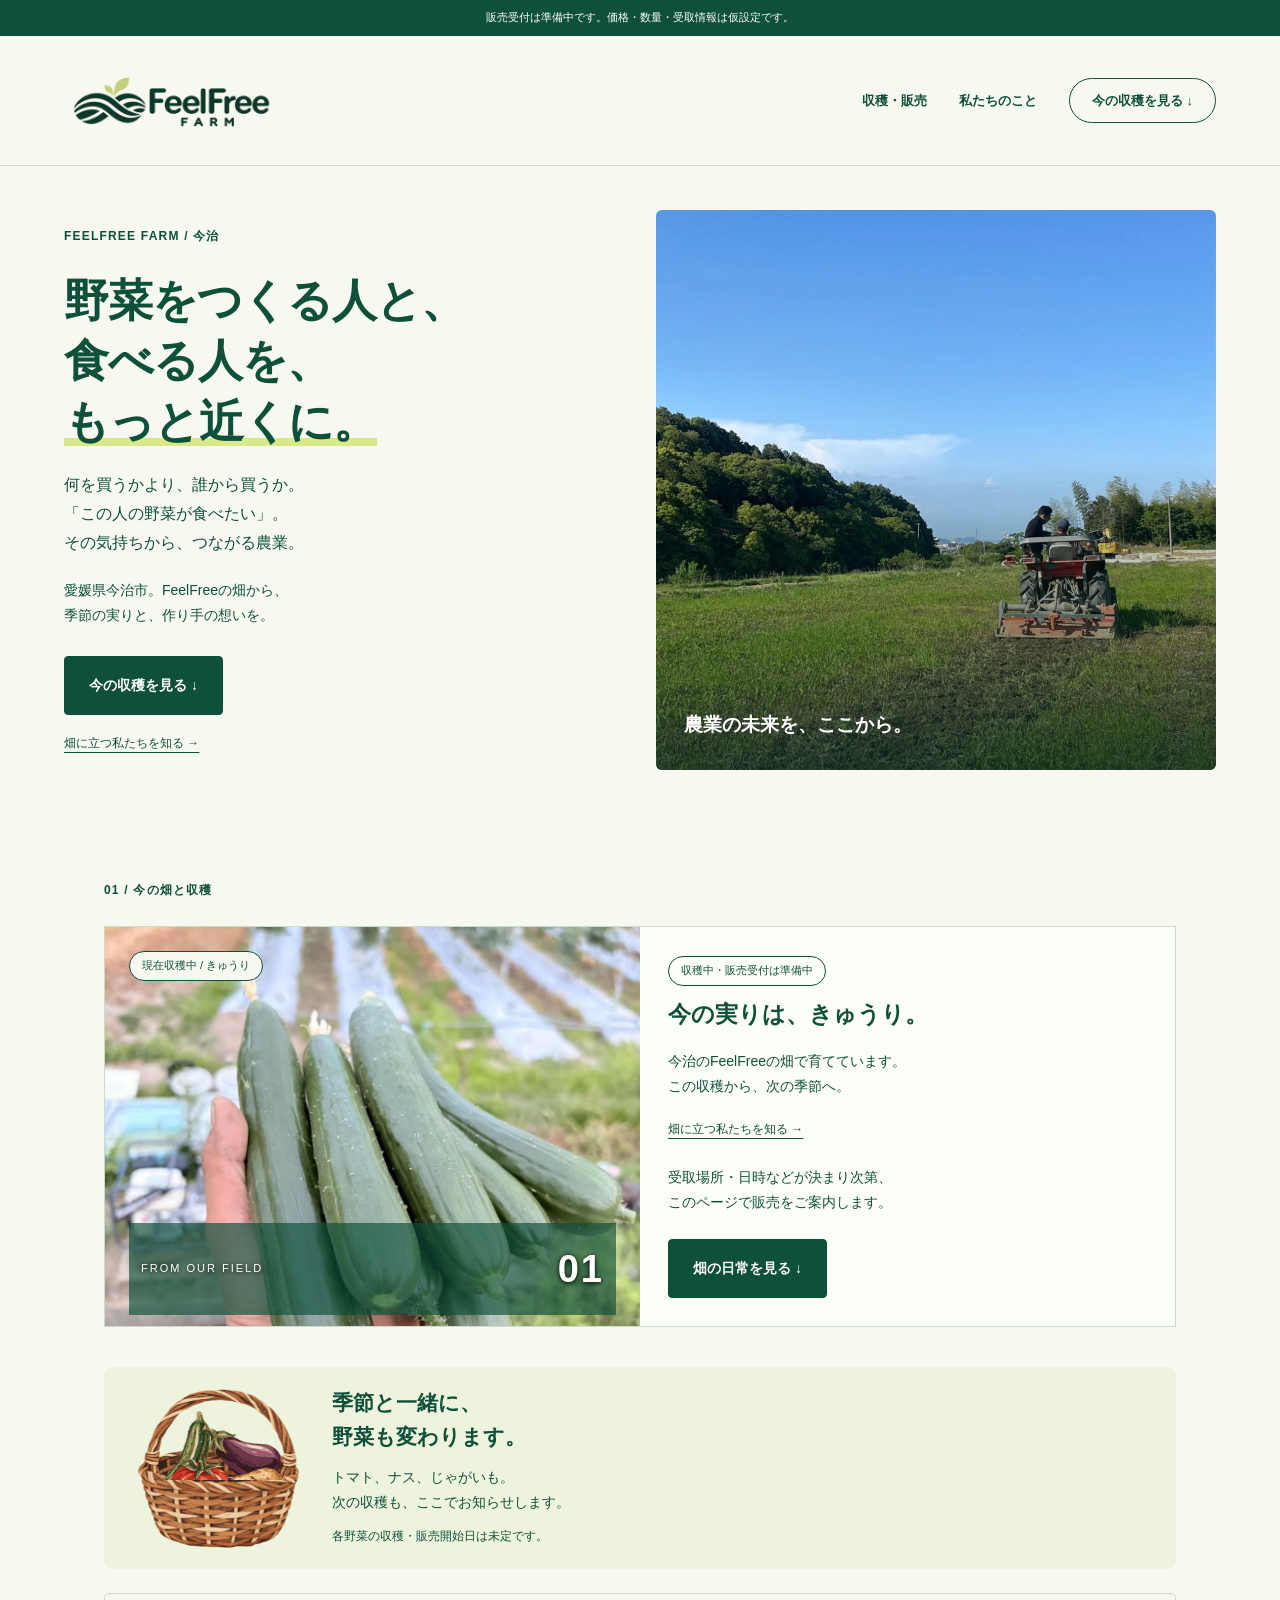
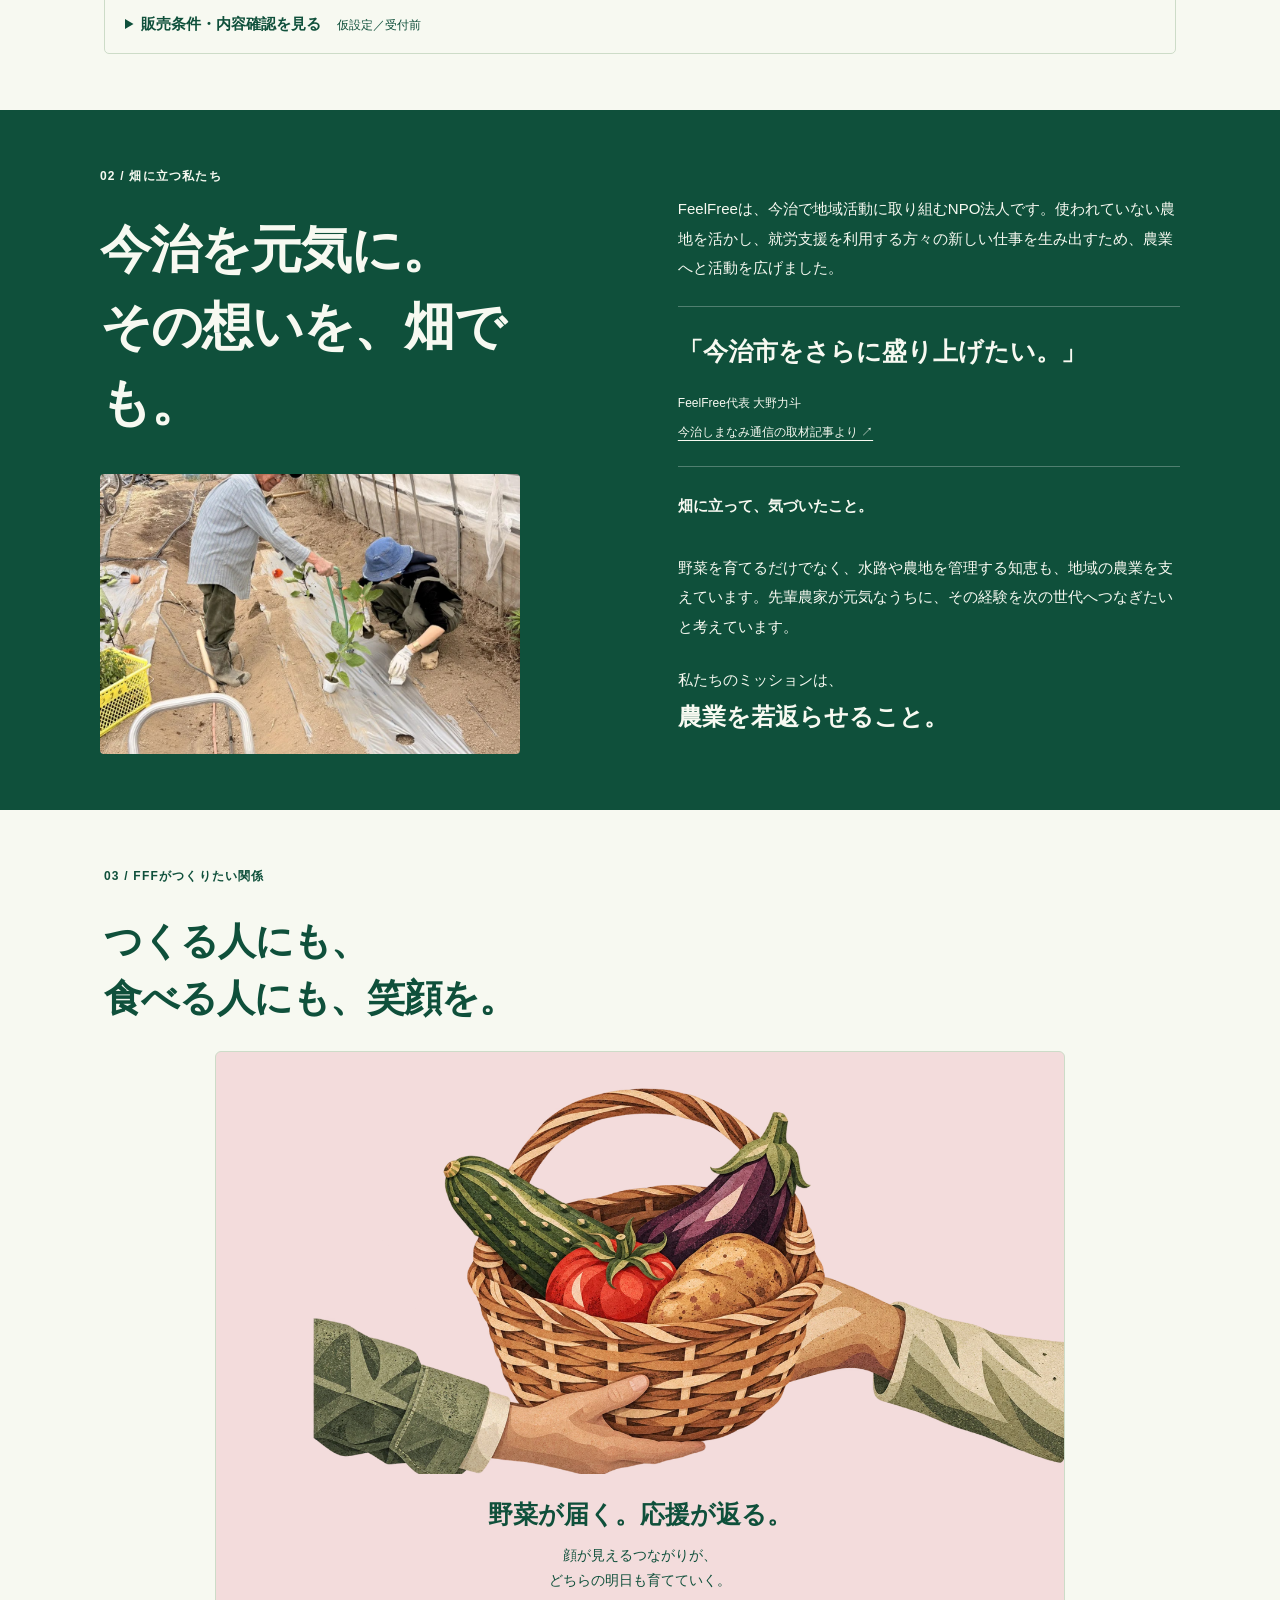
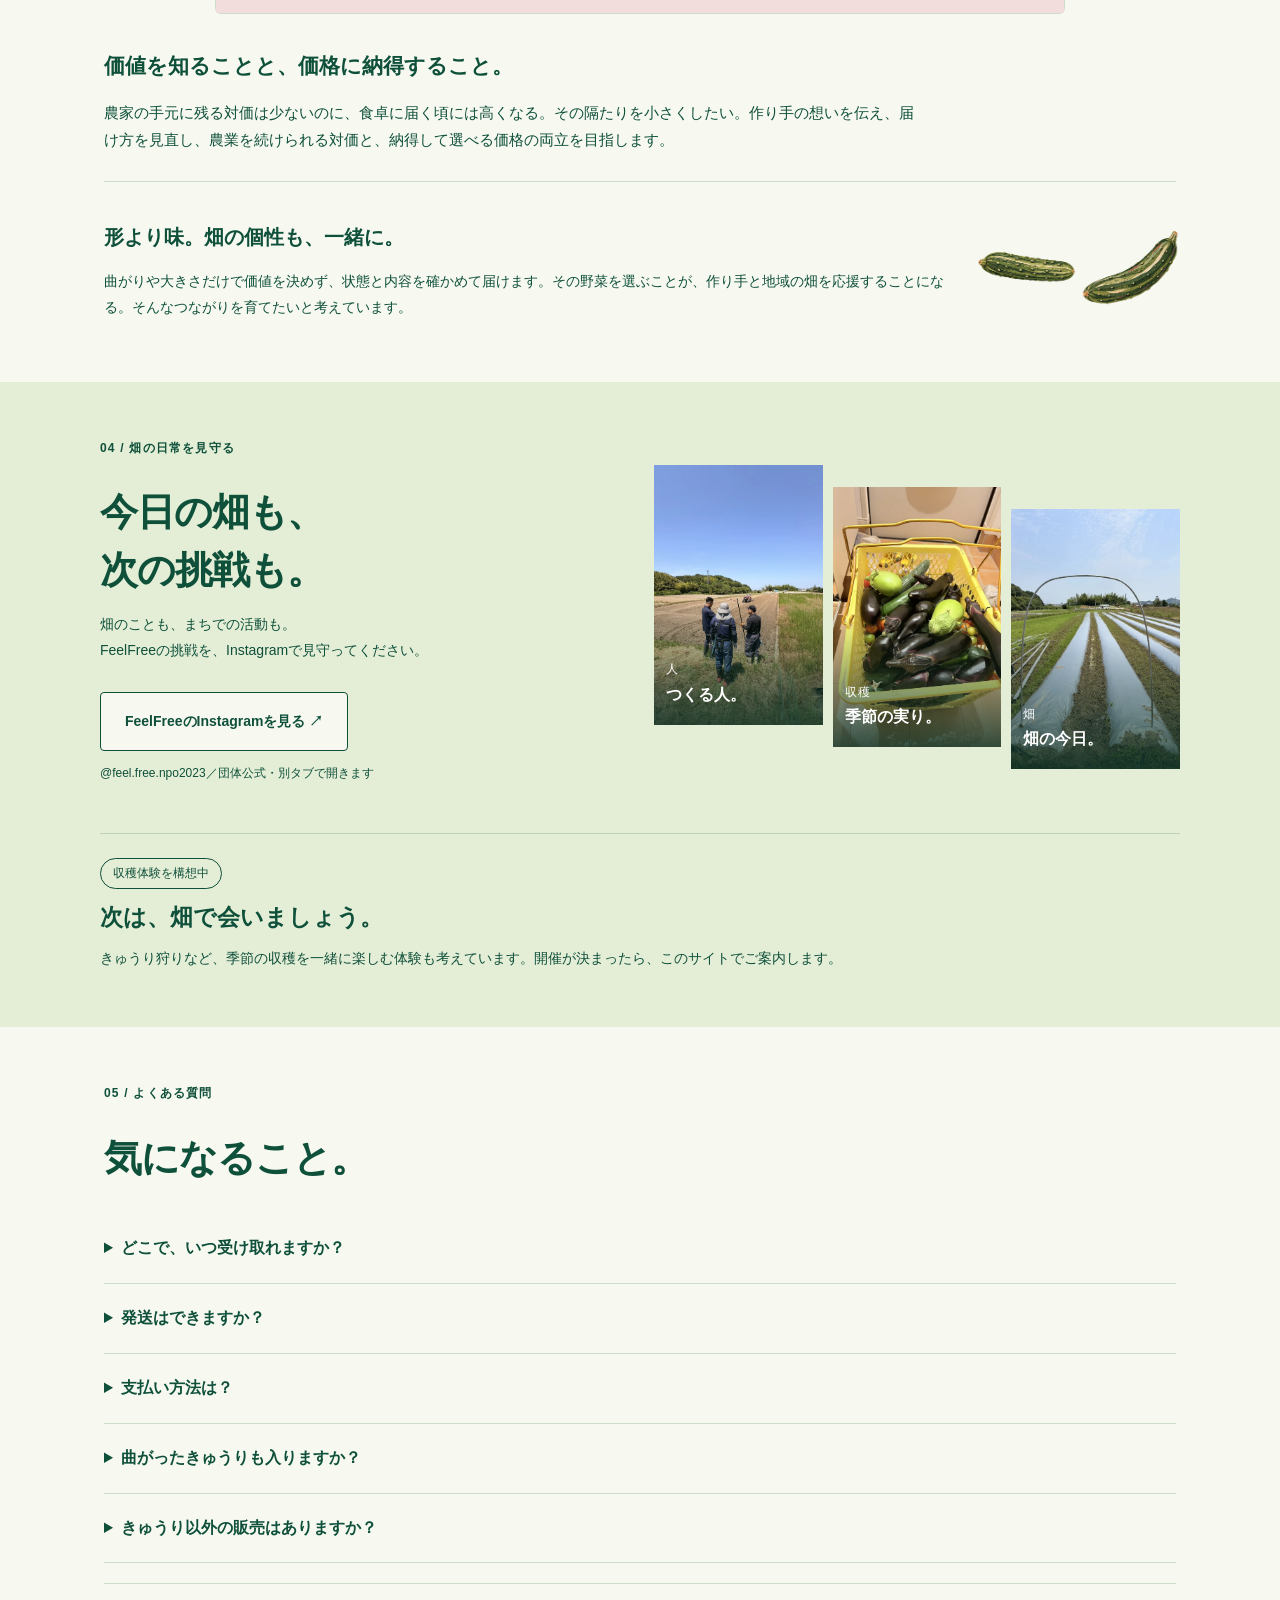
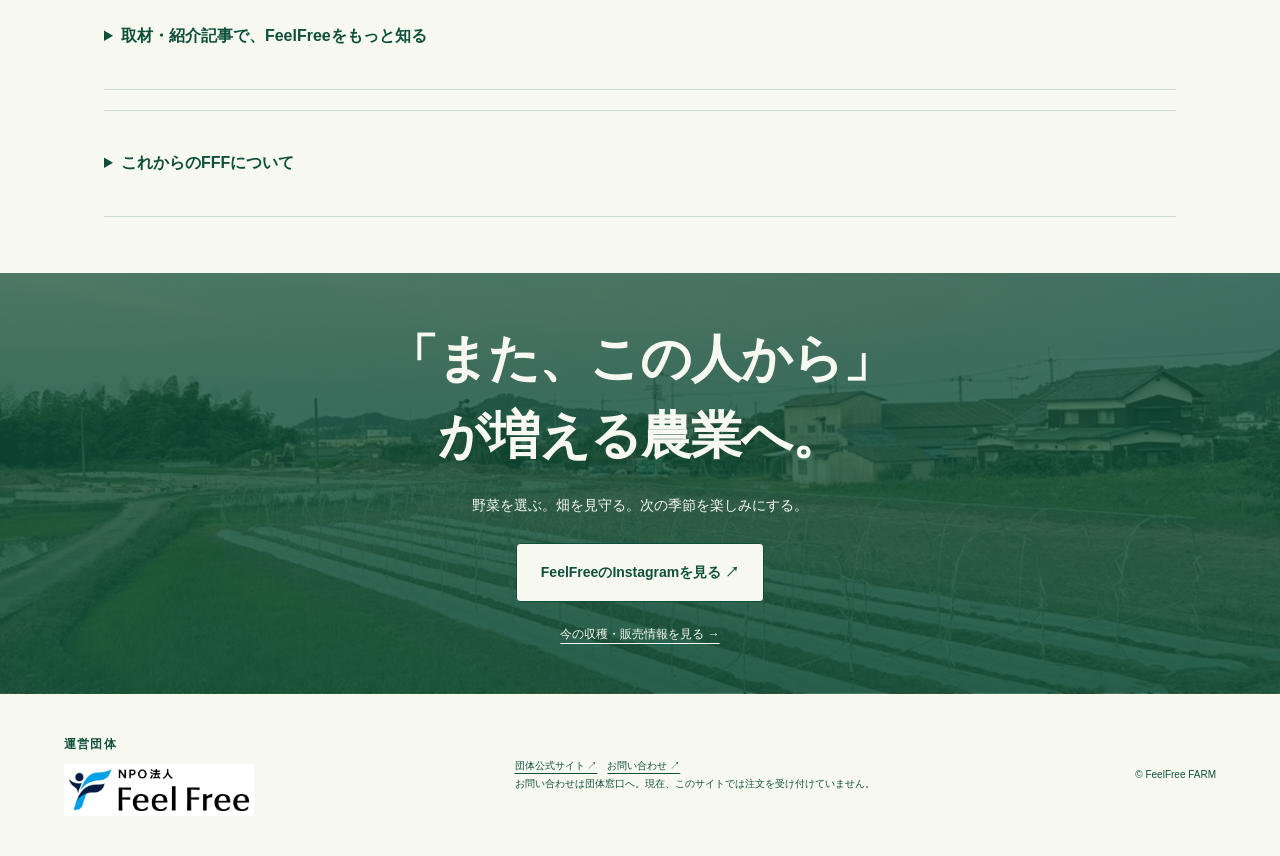
<file: index.html>
<!doctype html>
<html lang="ja"><head><meta charset="utf-8"><meta name="viewport" content="width=device-width,initial-scale=1"><meta name="theme-color" content="#0f503b"><meta name="description" content="FeelFree FARM。野菜をつくる人と、食べる人をつなぐ。作り手の想いを知り、その人の野菜を選ぶ。今治の畑から、季節の実りと物語を届けます。"><title>FeelFree FARM | 畑から、もっと自由に。</title><link rel="stylesheet" href="style.css?v=image-compat1"><script defer src="config.js"></script><script defer src="app.js?v=image-compat1"></script></head>
<body><a class="skip" href="#main">本文へ</a><div class="preview">販売受付は準備中です。価格・数量・受取情報は仮設定です。</div>
<header><a class="brand" href="#" aria-label="FeelFree FARM ホーム"><img src="fff-logo.png" alt="FeelFree FARM" width="1000" height="360"></a><nav aria-label="メイン"><a href="#weekly">収穫・販売</a><a href="#story">私たちのこと</a><a class="nav-cta" href="#weekly">今の収穫を見る ↓</a></nav></header>
<main id="main"><section class="hero"><div class="hero-copy"><p class="eyebrow">FEELFREE FARM / 今治</p><h1 class="hero-title"><span>野菜をつくる人と、</span><span>食べる人を、</span><span><em>もっと近くに。</em></span></h1><p class="lead">何を買うかより、誰から買うか。<br>「この人の野菜が食べたい」。<br>その気持ちから、つながる農業。</p><p class="hero-intro">愛媛県今治市。FeelFreeの畑から、<br>季節の実りと、作り手の想いを。</p><a class="button" href="#weekly">今の収穫を見る ↓</a><a class="text-link" href="#story">畑に立つ私たちを知る →</a></div><figure class="hero-photo"><img src="farm-hero.jpg" alt="青空の下、トラクターで畑を耕す人たち" width="1477" height="1108" fetchpriority="high"><figcaption><b>農業の未来を、ここから。</b></figcaption></figure></section><section id="weekly" class="section harvest-section"><p class="eyebrow">01 / 今の畑と収穫</p><div class="product"><div class="product-visual harvest-photo"><img src="cucumber-harvest.jpg" alt="畑を背景に、手に持った収穫したきゅうり" width="1108" height="1477" loading="lazy"><span class="pill">現在収穫中 / きゅうり</span><p>FROM OUR FIELD <b>01</b></p></div><div class="product-detail"><span class="pill">収穫中・販売受付は準備中</span><h2>今の実りは、きゅうり。</h2><p>今治のFeelFreeの畑で育てています。<br>この収穫から、次の季節へ。</p><a class="producer-link" href="#story">畑に立つ私たちを知る →</a><p class="harvest-status">受取場所・日時などが決まり次第、<br>このページで販売をご案内します。</p><a class="button" href="#instagram">畑の日常を見る ↓</a></div></div><div class="seasonal compact-season"><div class="season-illustration"><div class="basket-scene" data-motion-scene="basket" role="img" aria-label="きゅうり、トマト、ナス、じゃがいもが収穫かごに集まるイラスト"><img class="basket-back" src="basket.png" alt="" width="1254" height="1254" loading="lazy"><div class="basket-crop basket-cucumber"><img src="cucumber-curved.png" alt="" width="1254" height="1254" loading="lazy"></div><div class="basket-crop basket-eggplant"><img src="eggplant.png" alt="" width="1254" height="1254" loading="lazy"></div><div class="basket-crop basket-potato"><img src="potato.png" alt="" width="1254" height="1254" loading="lazy"></div><div class="basket-crop basket-tomato"><img src="tomato.png" alt="" width="1254" height="1254" loading="lazy"></div><img class="basket-front" src="basket.png" alt="" width="1254" height="1254" loading="lazy"></div><div class="season-art-copy"><h3>季節と一緒に、<br>野菜も変わります。</h3><p>トマト、ナス、じゃがいも。<br>次の収穫も、ここでお知らせします。</p><small>各野菜の収穫・販売開始日は未定です。</small></div></div></div><details id="reserve" class="sales-disclosure"><summary>販売条件・内容確認を見る <span>仮設定／受付前</span></summary><div class="sales-body"><p class="note">価格・数量・受取情報は仮設定です。内容確認をしても、予約・決済・在庫確保は行われません。</p><dl class="sale-facts"><div><dt>商品・価格</dt><dd>きゅうり5本／1袋 ¥300（税込・仮設定）</dd></div><div><dt>販売予定数</dt><dd>20袋（仮設定・在庫未連携）</dd></div><div><dt>受取・支払い</dt><dd>場所・日時・支払い方法は調整中</dd></div><div><dt>発送</dt><dd>要相談／対応地域・送料は未確定</dd></div></dl><form id="order-form"><h3>現在収穫中のきゅうり</h3><label for="quantity">袋数 <span>1袋5本・¥300（税込 / 仮設定）</span></label><div class="quantity"><button type="button" id="minus" aria-label="1袋減らす">−</button><input id="quantity" type="number" min="1" max="5" value="1" required><button type="button" id="plus" aria-label="1袋増やす">＋</button></div><fieldset><legend>受取方法</legend><label class="choice"><input type="radio" name="method" value="local" checked><span><b>ローカル受取</b><small>場所・日時は確定後にご案内</small></span></label><label class="choice"><input type="radio" name="method" value="shipping"><span><b>発送を相談する</b><small>送料別・対応可否は確認が必要です</small></span></label></fieldset><div class="total"><span>商品代金（仮）</span><strong id="total">¥300</strong></div><p id="shipping-note" class="note">受取場所・日時は調整中です。</p><button class="button" type="submit">予約内容を確認する →</button><noscript><p>内容確認にはJavaScriptが必要です。商品情報はこのページでご覧いただけます。</p></noscript></form><div id="confirmation" hidden tabindex="-1"><p class="eyebrow">RESERVATION PREVIEW</p><h3>予約内容の確認</h3><p id="summary"></p><p class="note">送料は含まれていません。これは確認用のプレビューです。送信・予約・決済は行われていません。</p><button type="button" id="copy" class="button">内容をコピーする</button><p id="copy-status" role="status"></p></div></div></details></section><section id="story" class="story section"><div><p class="eyebrow">02 / 畑に立つ私たち</p><h2>今治を元気に。<br>その想いを、畑でも。</h2><img class="story-photo" src="people-growing.jpg" alt="ハウスの中で一緒に苗を植える人たち" width="1108" height="1477" loading="lazy"></div><div class="story-body"><p>FeelFreeは、今治で地域活動に取り組むNPO法人です。使われていない農地を活かし、就労支援を利用する方々の新しい仕事を生み出すため、農業へと活動を広げました。</p><blockquote><p>「今治市をさらに盛り上げたい。」</p><cite>FeelFree代表 大野力斗<br><a href="https://imabari-shimanami.com/business/oonorikito-feelfree/" target="_blank" rel="noopener noreferrer">今治しまなみ通信の取材記事より ↗</a></cite></blockquote><p class="field-note"><b>畑に立って、気づいたこと。</b><br>野菜を育てるだけでなく、水路や農地を管理する知恵も、地域の農業を支えています。先輩農家が元気なうちに、その経験を次の世代へつなぎたいと考えています。</p><p class="mission">私たちのミッションは、<strong>農業を若返らせること。</strong></p></div></section><section id="connection" class="connection section"><div class="section-head"><div><p class="eyebrow">03 / FFFがつくりたい関係</p><h2>つくる人にも、<br>食べる人にも、笑顔を。</h2></div></div><div class="hand-connection"><div class="hands-scene" data-motion-scene="hands" role="img" aria-label="作り手が収穫かごを差し出し、食べる人の手が近づくイラスト。野菜を届け、応援が返るつながり"><img class="grower-hand" src="grower-offering.png" alt="" width="1254" height="1254" loading="lazy"><img class="eater-hand" src="eater-receiving.png" alt="" width="1254" height="1254" loading="lazy"></div><div class="hands-message"><h3>野菜が届く。応援が返る。</h3><p>顔が見えるつながりが、<br>どちらの明日も育てていく。</p></div></div><div class="connection-copy"><h3>価値を知ることと、価格に納得すること。</h3><p>農家の手元に残る対価は少ないのに、食卓に届く頃には高くなる。その隔たりを小さくしたい。作り手の想いを伝え、届け方を見直し、農業を続けられる対価と、納得して選べる価格の両立を目指します。</p></div><div class="compact-values"><div><h3>形より味。畑の個性も、一緒に。</h3><p>曲がりや大きさだけで価値を決めず、状態と内容を確かめて届けます。その野菜を選ぶことが、作り手と地域の畑を応援することになる。そんなつながりを育てたいと考えています。</p></div><div class="value-illustrations" role="img" aria-label="形の違う2本のきゅうり"><img src="cucumber-straight.png" alt="" width="1254" height="1254" loading="lazy"><img src="cucumber-curved.png" alt="" width="1254" height="1254" loading="lazy"></div></div></section><section id="instagram" class="social section"><div><p class="eyebrow">04 / 畑の日常を見守る</p><h2>今日の畑も、<br>次の挑戦も。</h2><p>畑のことも、まちでの活動も。<br>FeelFreeの挑戦を、Instagramで見守ってください。</p><a class="button light" id="instagram-button" href="https://www.instagram.com/feel.free.npo2023/" target="_blank" rel="noopener noreferrer">FeelFreeのInstagramを見る ↗</a><p id="instagram-status" class="note">@feel.free.npo2023／団体公式・別タブで開きます</p></div><div class="journal"><div><img src="farm-walk.jpg" alt="畑の道を一緒に歩く人たち" width="1108" height="1477" loading="lazy"><span>人</span><b>つくる人。</b></div><div><img src="seasonal-basket.jpg" alt="ナスなどの野菜が入った収穫かご" width="1108" height="1477" loading="lazy"><span>収穫</span><b>季節の実り。</b></div><div><img src="field-rows.jpg" alt="空の下にまっすぐ続く畑の畝" width="1108" height="1477" loading="lazy"><span>畑</span><b>畑の今日。</b></div></div><div class="event-preview"><span class="pill">収穫体験を構想中</span><h3>次は、畑で会いましょう。</h3><p>きゅうり狩りなど、季節の収穫を一緒に楽しむ体験も考えています。開催が決まったら、このサイトでご案内します。</p></div></section><section class="section faq"><p class="eyebrow">05 / よくある質問</p><h2>気になること。</h2><details><summary>どこで、いつ受け取れますか？</summary><p>場所と日時は調整中です。受付開始前に商品欄へ掲載します。現時点で来場・受取をお約束するものではありません。</p></details><details><summary>発送はできますか？</summary><p>初期はローカル受取を中心に考えています。発送は要相談です。対応地域・梱包方法・送料を確定してからご案内します。</p></details><details><summary>支払い方法は？</summary><p>支払い方法は未確定です。このサイトでは現在、決済できません。受付開始時にご案内します。</p></details><details><summary>曲がったきゅうりも入りますか？</summary><p>含まれる可能性があります。実際の販売内容は、その週の商品説明でお知らせします。</p></details><details><summary>きゅうり以外の販売はありますか？</summary><p>FFFでは、トマト・ナス・じゃがいもなども収穫時期に合わせて発信していきます。現在収穫中なのがきゅうりです。販売の開始日や内容は、それぞれ確定後にお知らせします。</p></details><div id="articles" class="articles"><details class="background-details"><summary>取材・紹介記事で、FeelFreeをもっと知る</summary><div class="article-grid"><a href="https://imabari-shimanami.com/business/oonorikito-feelfree/" target="_blank" rel="noopener noreferrer"><span>今治しまなみ通信 / 2026.09.07</span><h3>農業に踏み出した理由と、<br>次の世代へつなぐ未来。</h3><p>農地の活用、仕事づくり、農業の知恵の継承。FeelFreeの農業への挑戦を紹介した記事です。</p><b>取材記事を読む ↗ <small>別タブで開きます</small></b></a><a href="https://ehimeimabari-padel.com/?p=2091&amp;shem=aimgspe," target="_blank" rel="noopener noreferrer"><span>今治パデル協会 / 2026.09.02</span><h3>若い人の挑戦が、<br>まちの活力になる。</h3><p>FeelFreeの地域活動と、今治パデル協会へのシルバーパートナー加入を紹介。活動の根底にある想いが伝わります。</p><b>紹介記事を読む ↗ <small>別タブで開きます</small></b></a></div></details></div><details class="background-details"><summary>これからのFFFについて</summary><p>今はFeelFreeの畑から。これからは地域の農家と、その人の野菜を食べたい人が直接出会える場所へ。農家自身が想いを発信し、応援してくれる人とつながる手助けもしていきます。</p><p class="note">農家の掲載・マッチング機能は将来構想です。</p></details></section><section class="closing" style="background-image:linear-gradient(#0f503bba,#0f503bdf),url(evening-field.jpg)"><h2>「また、この人から」<br>が増える農業へ。</h2><p>野菜を選ぶ。畑を見守る。次の季節を楽しみにする。</p><a class="button light" href="https://www.instagram.com/feel.free.npo2023/" target="_blank" rel="noopener noreferrer">FeelFreeのInstagramを見る ↗</a><a class="closing-link" href="#weekly">今の収穫・販売情報を見る →</a></section></main><footer><div class="operator"><p class="eyebrow">運営団体</p><img src="feelfree-logo.jpg" alt="NPO法人FeelFree" width="999" height="233" loading="lazy"></div><p><a href="https://feelfreeimabari.jp/" target="_blank" rel="noopener noreferrer">団体公式サイト ↗</a>　<a href="https://feelfreeimabari.jp/contact/" target="_blank" rel="noopener noreferrer">お問い合わせ ↗</a><br>お問い合わせは団体窓口へ。現在、このサイトでは注文を受け付けていません。</p><small>© FeelFree FARM</small></footer></body></html>
</file>
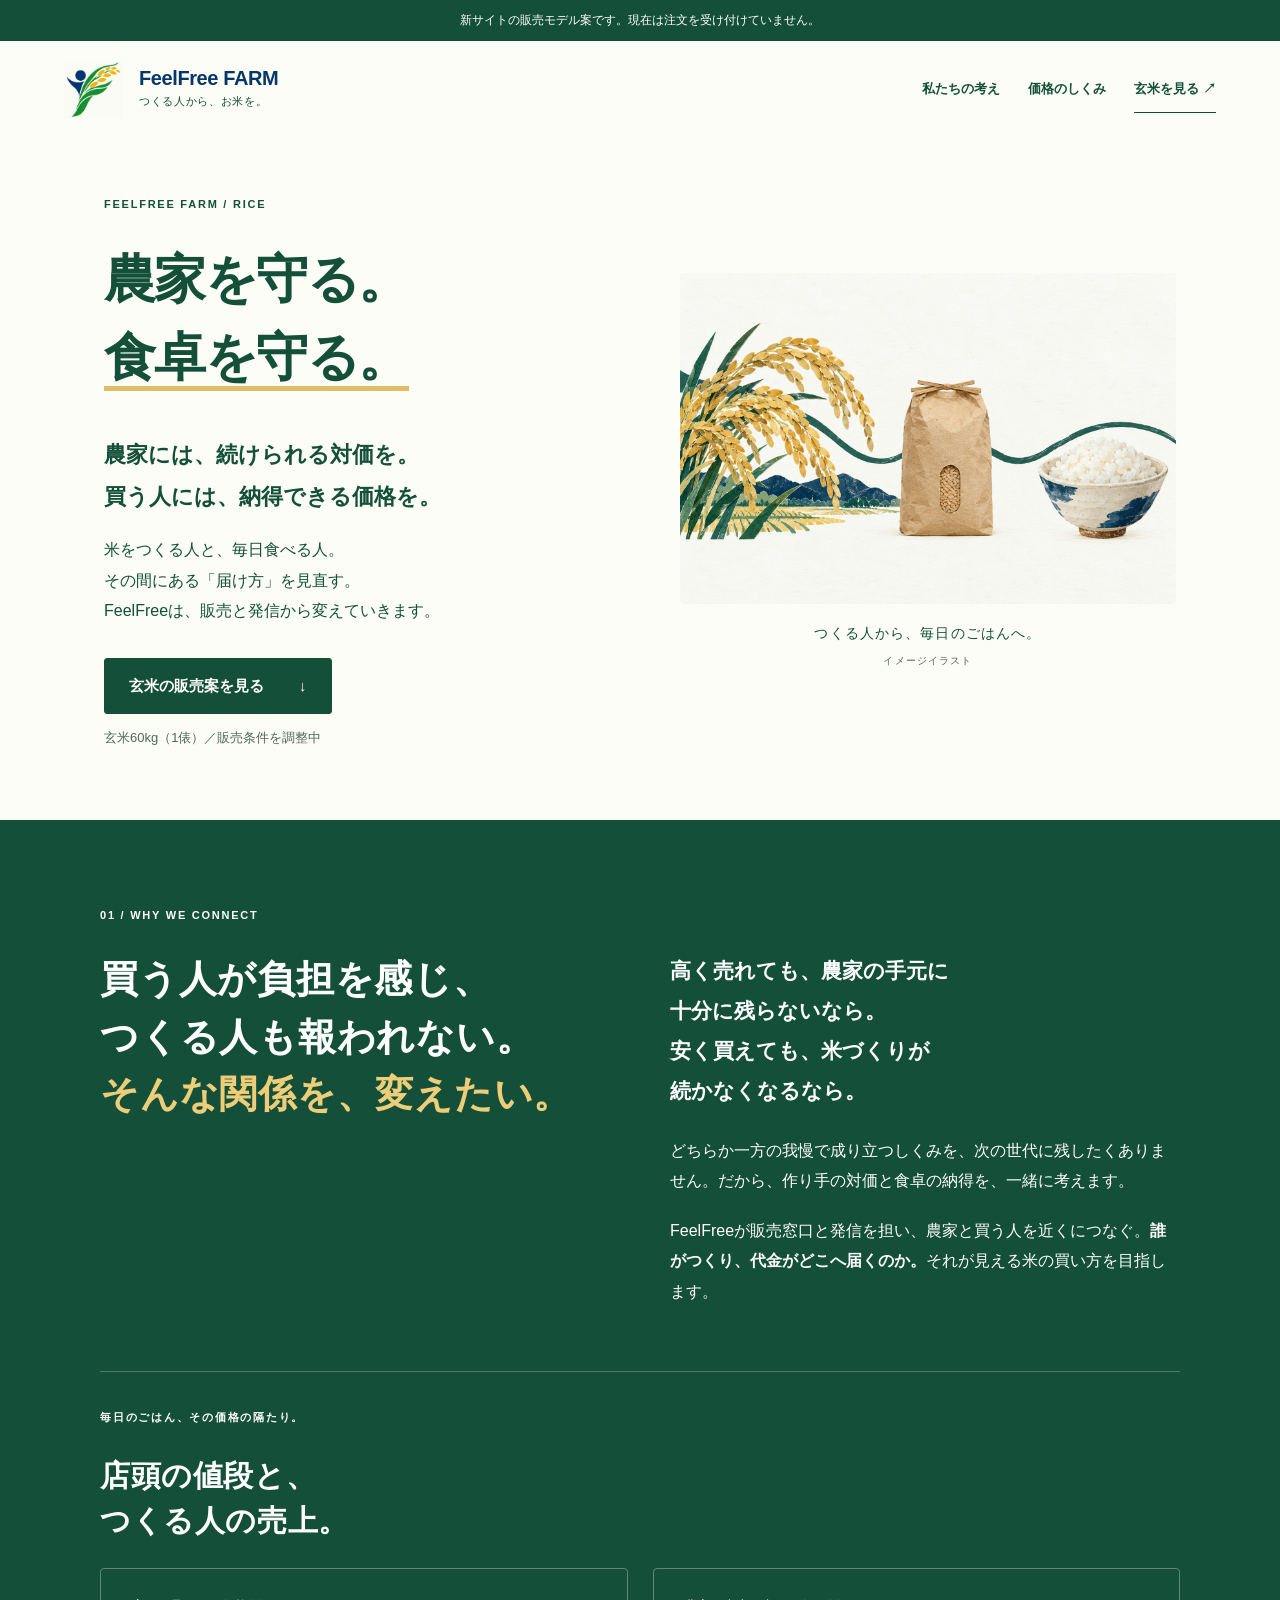
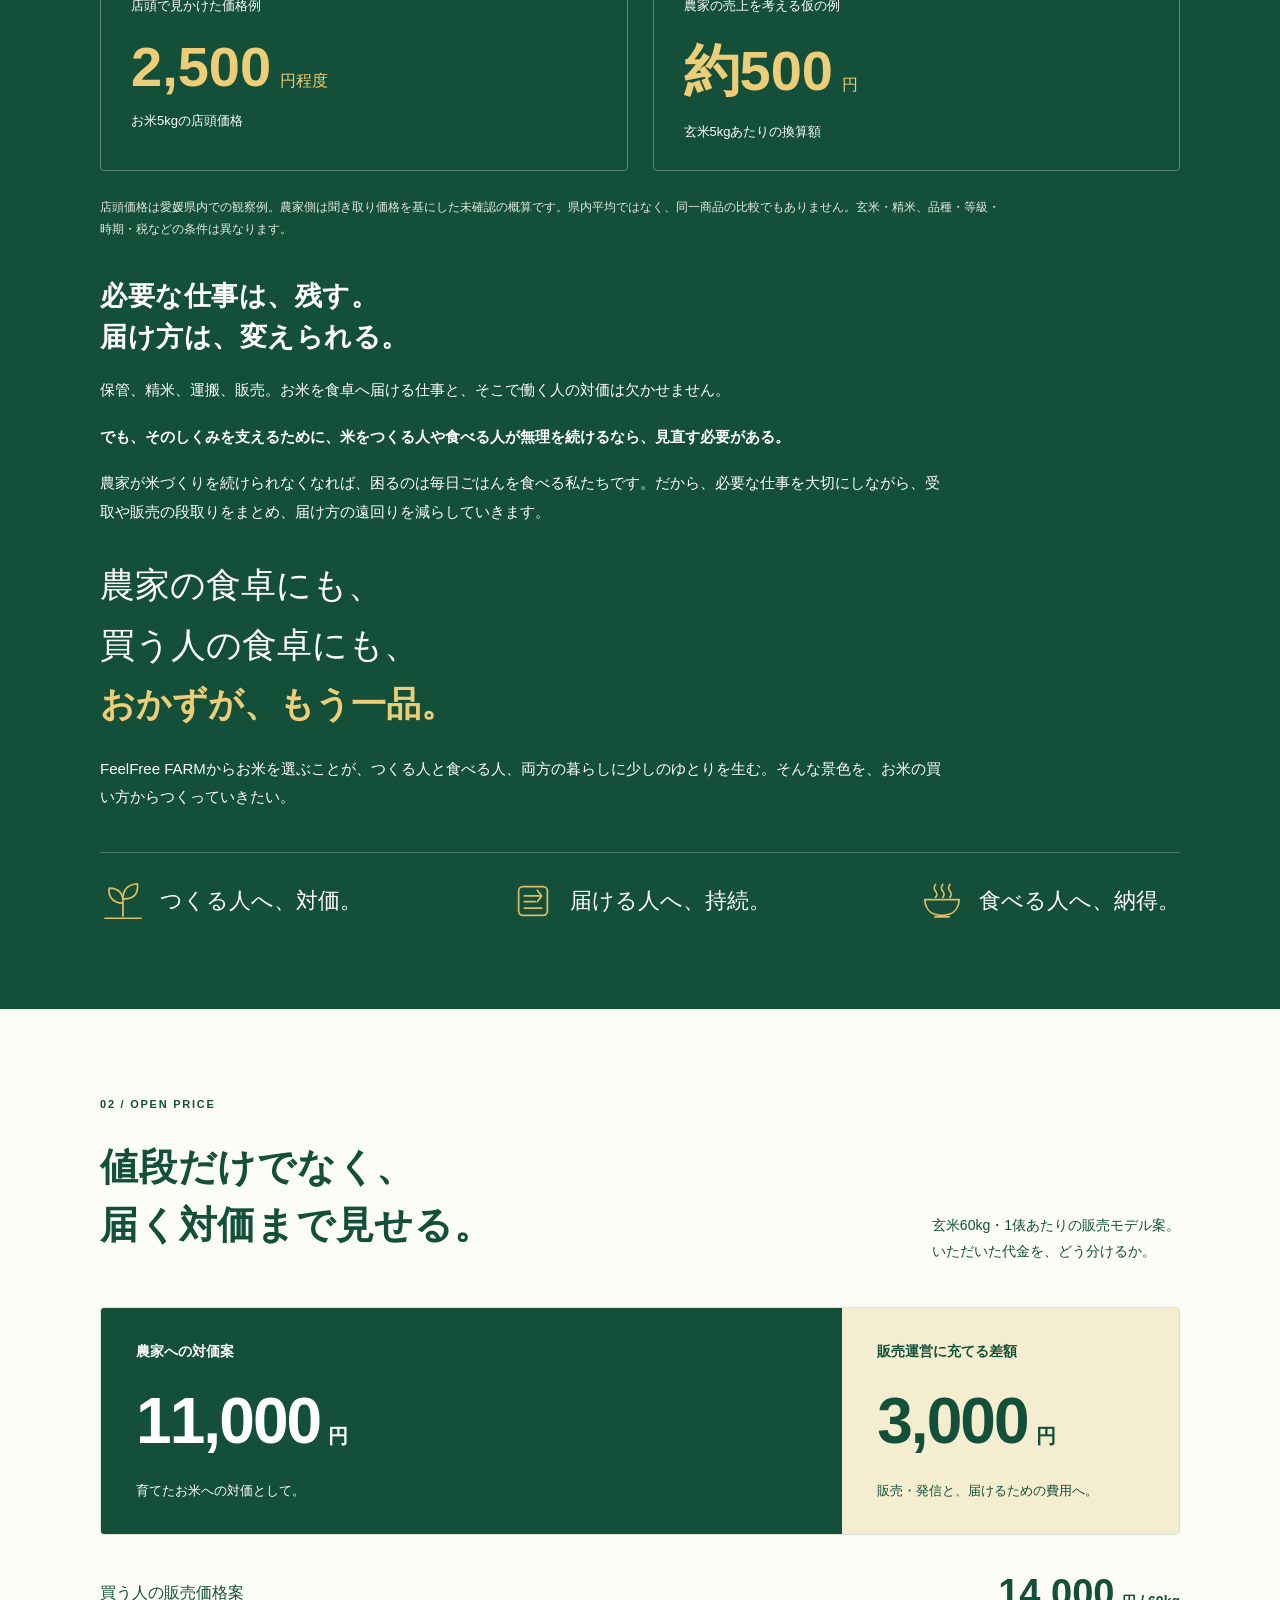
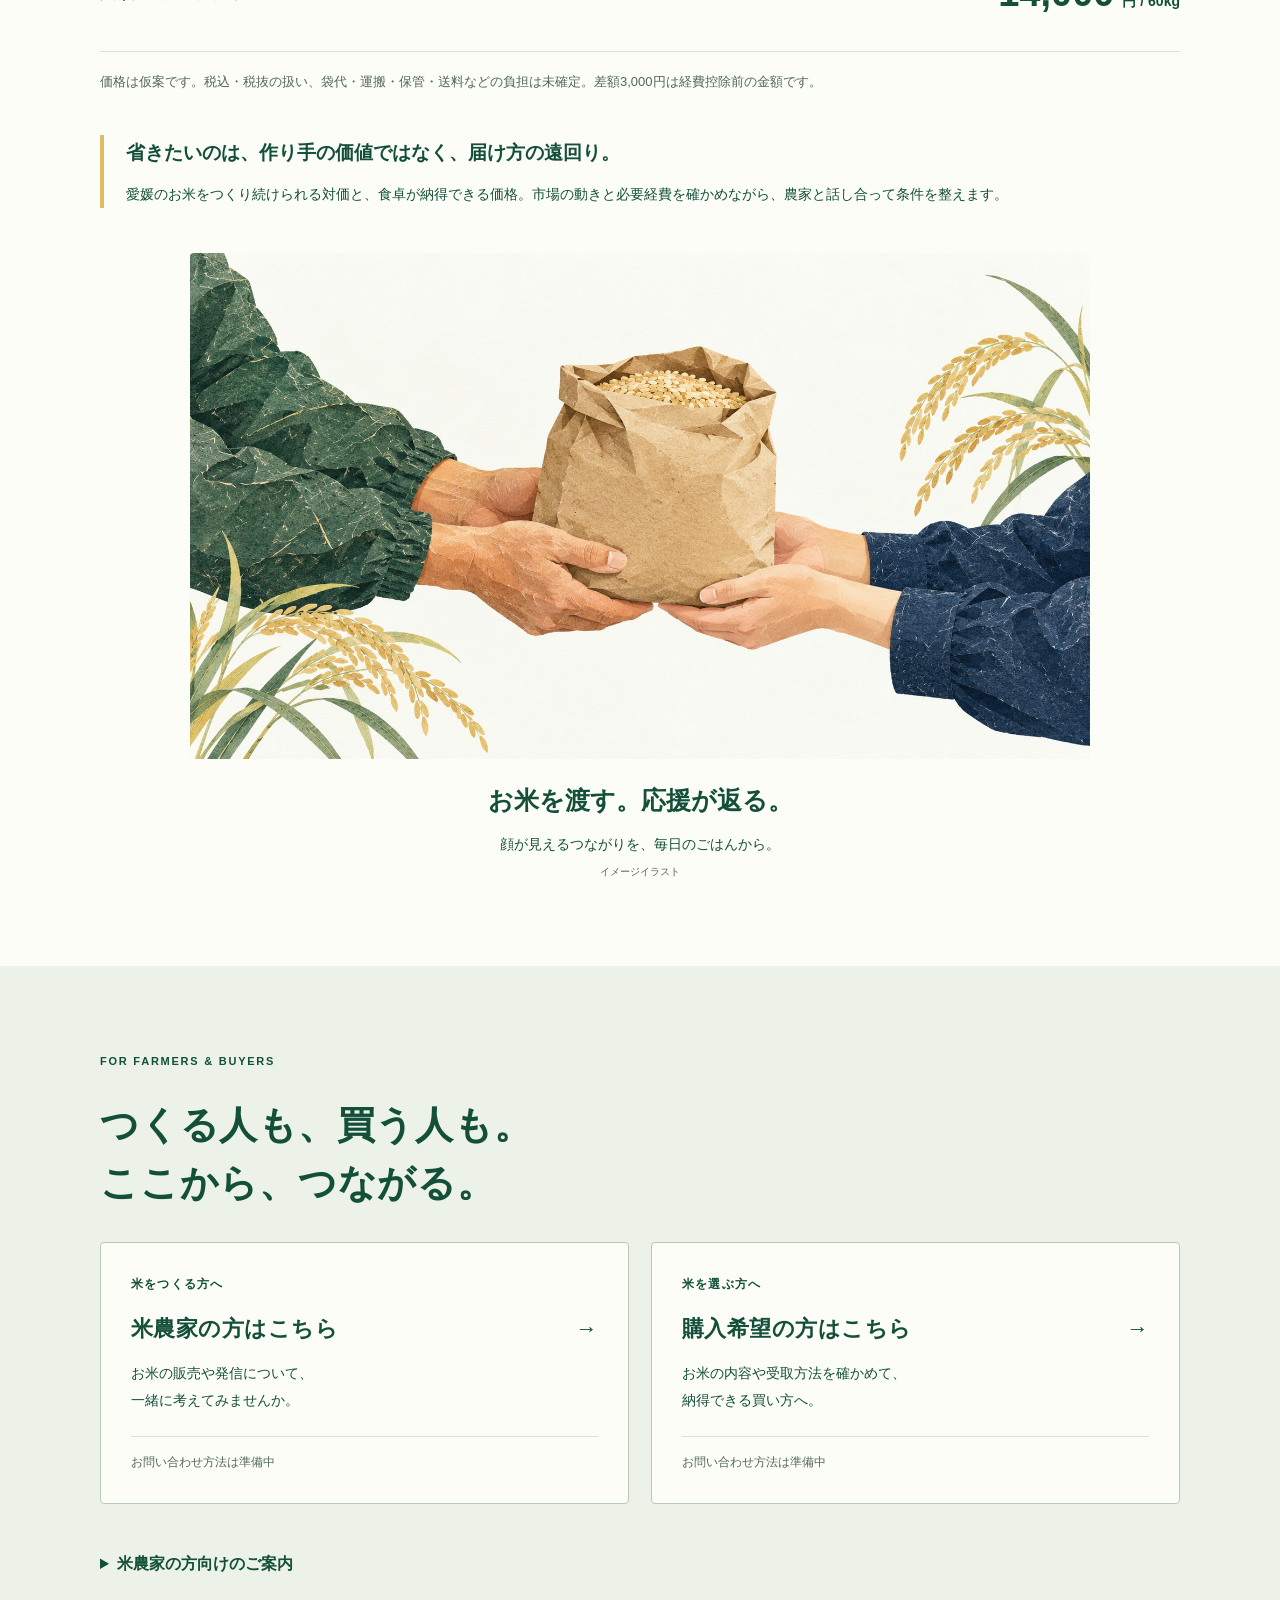
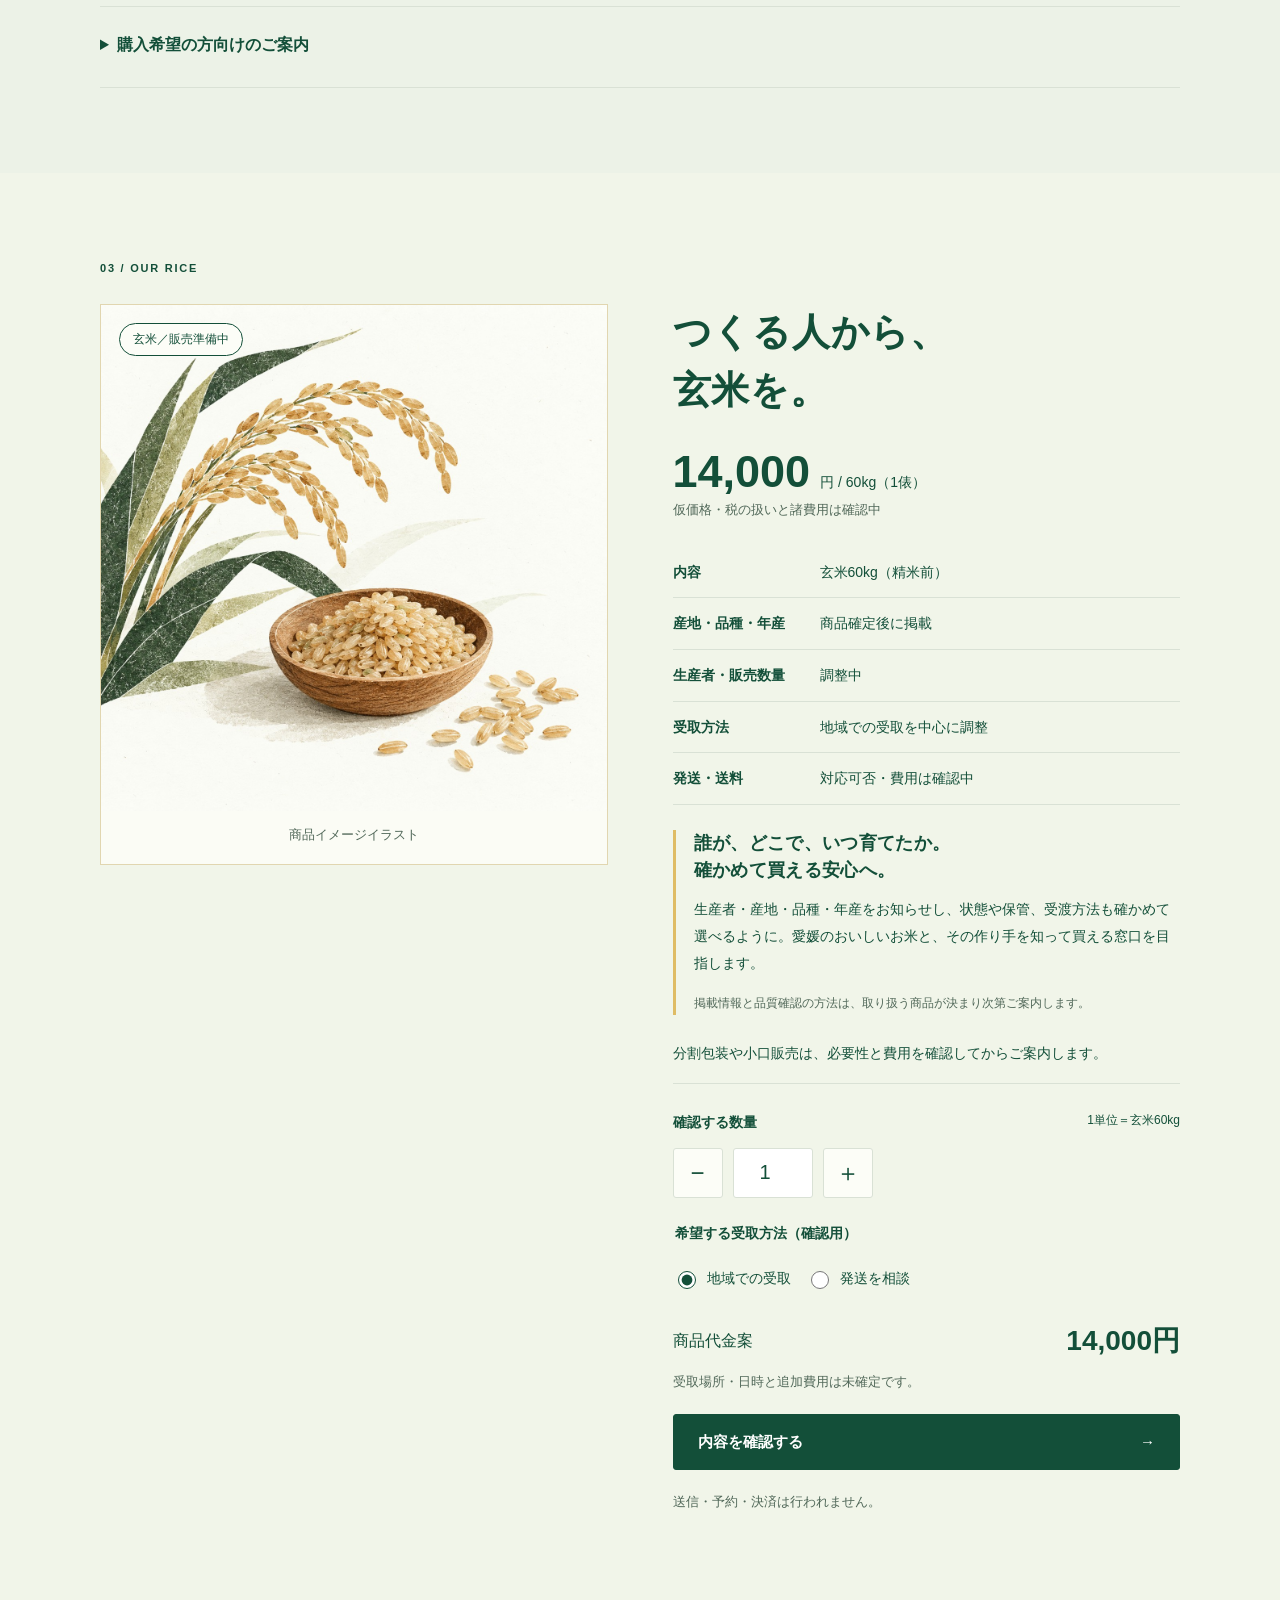
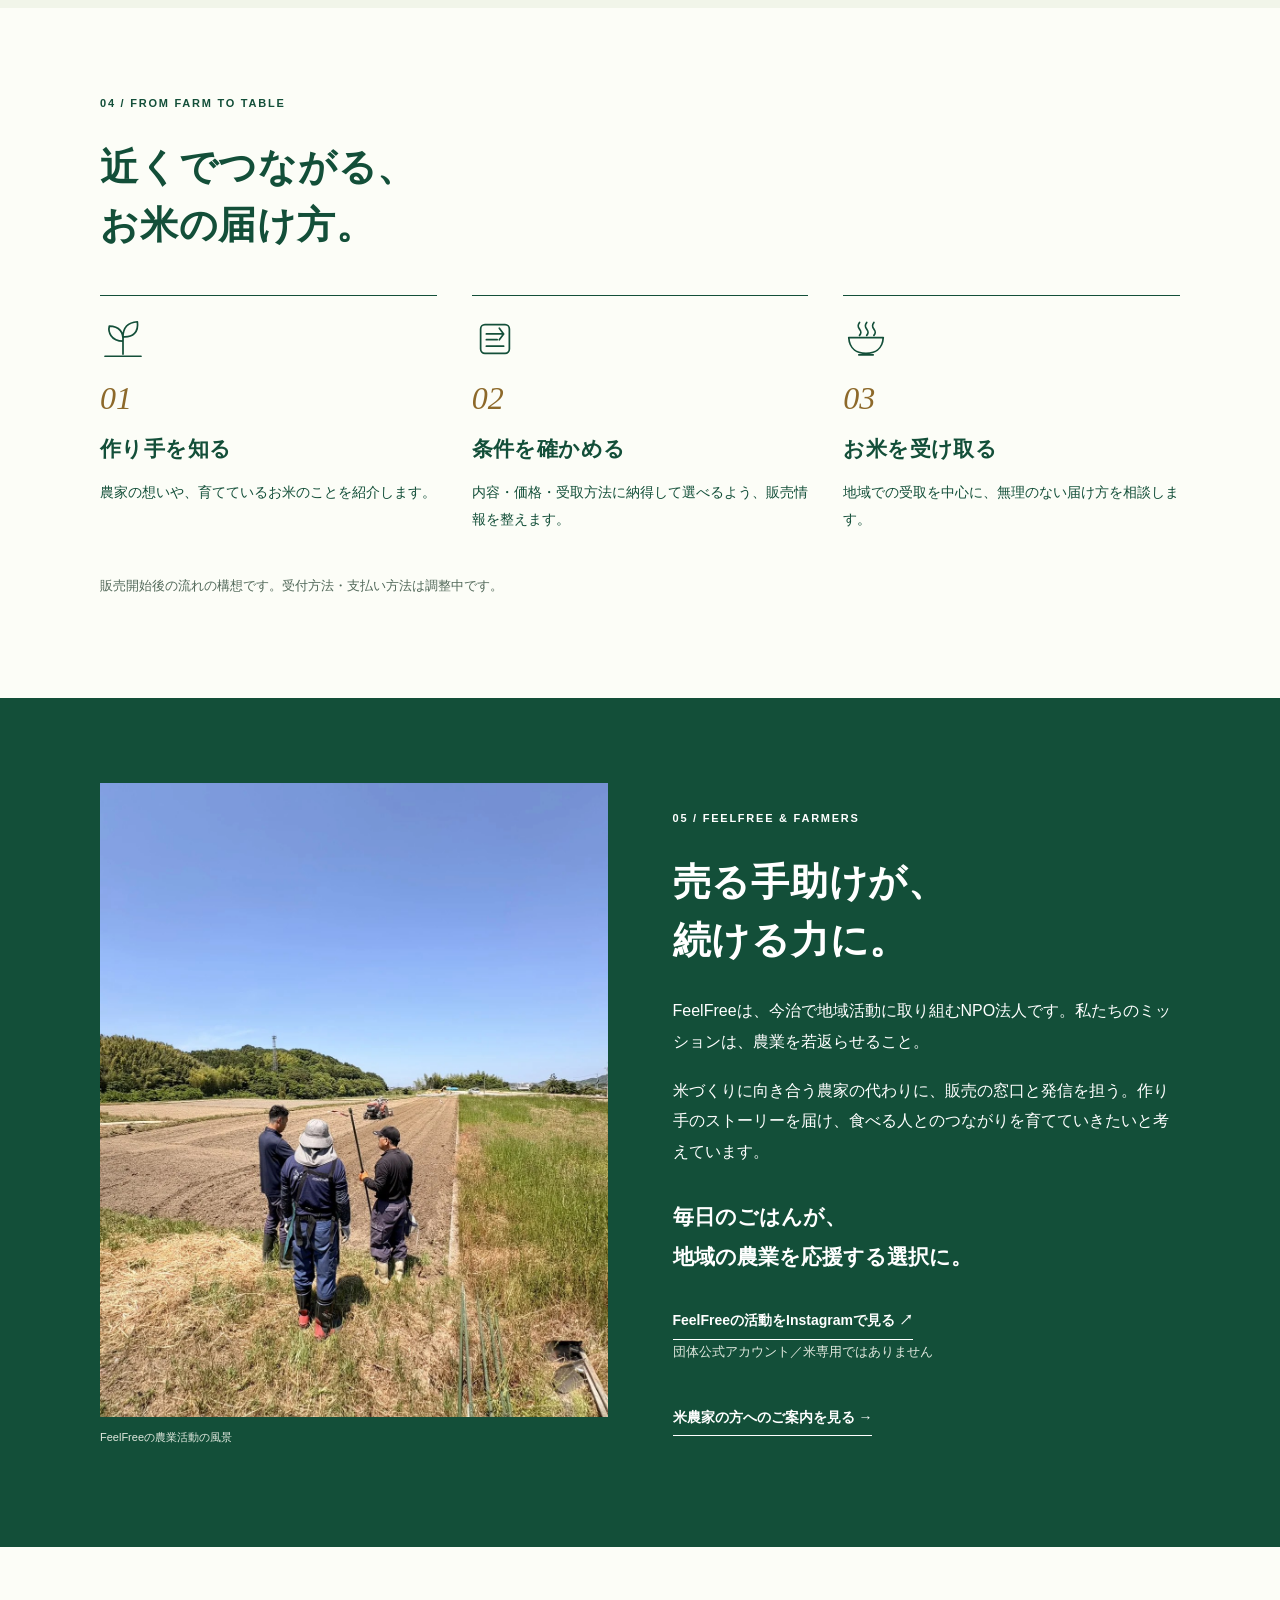
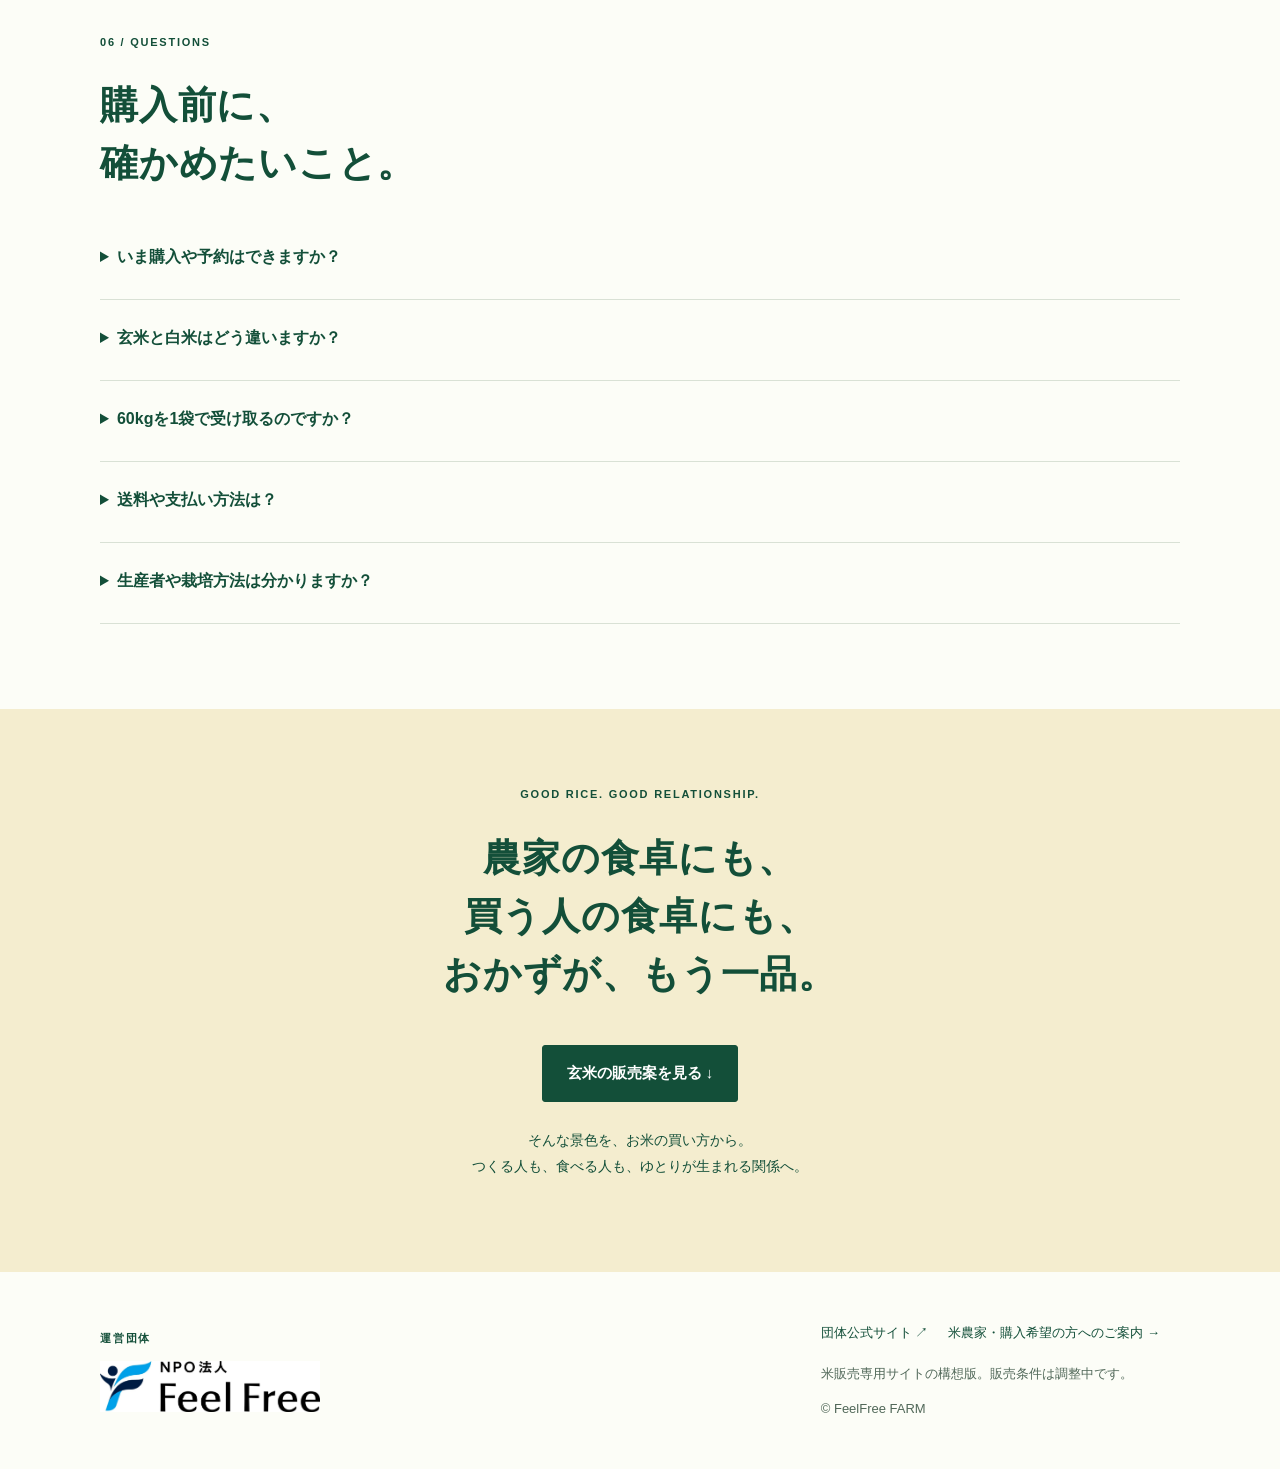
<file: rice.html>
<!doctype html>
<html lang="ja"><head><meta charset="utf-8"><meta name="viewport" content="width=device-width,initial-scale=1"><meta name="theme-color" content="#134f39"><title>FeelFree FARM｜つくる人から、お米を。</title><meta name="description" content="農家に続ける力を。食卓に納得を。FeelFree FARMがつくる人と食べる人をつなぐ、玄米の直売構想。"><link rel="stylesheet" href="rice-style.css?v=rice7"><script defer src="rice-config.js"></script><script defer src="rice-app.js?v=rice7"></script></head>
<body><a class="skip" href="#main">本文へ</a><div class="notice">新サイトの販売モデル案です。現在は注文を受け付けていません。</div>
<header><a class="brand" href="#" aria-label="FeelFree FARM お米の直売 ホーム"><img src="rice-logo.png" width="1254" height="1254" alt="人と稲穂をつなぐ米サイトのロゴ"><span class="brand-name"><b>FeelFree FARM</b><small>つくる人から、お米を。</small></span></a><nav aria-label="メイン"><a href="#why">私たちの考え</a><a href="#price">価格のしくみ</a><a class="nav-buy" href="#rice">玄米を見る <span>↗</span></a></nav></header>
<main id="main"><section class="hero"><div class="hero-copy"><p class="eyebrow">FEELFREE FARM / RICE</p><h1>農家を守る。<br><em>食卓を守る。</em></h1><p class="lead">農家には、続けられる対価を。<br>買う人には、納得できる価格を。</p><p>米をつくる人と、毎日食べる人。<br>その間にある「届け方」を見直す。<br>FeelFreeは、販売と発信から変えていきます。</p><a class="button" href="#rice">玄米の販売案を見る <span>↓</span></a><p class="small">玄米60kg（1俵）／販売条件を調整中</p></div><figure class="hero-art generated-art"><img class="hero-rice-image" src="rice-to-table.jpg" width="1536" height="1024" alt="稲穂から玄米の米袋、食卓のごはんへつながるイラスト"><figcaption>つくる人から、毎日のごはんへ。<small>イメージイラスト</small></figcaption></figure></section>
<section id="why" class="why section"><p class="eyebrow">01 / WHY WE CONNECT</p><div class="why-grid"><h2>買う人が負担を感じ、<br>つくる人も報われない。<br><span class="gold-text">そんな関係を、変えたい。</span></h2><div><p class="large-copy">高く売れても、農家の手元に<br>十分に残らないなら。<br>安く買えても、米づくりが<br>続かなくなるなら。</p><p>どちらか一方の我慢で成り立つしくみを、次の世代に残したくありません。だから、作り手の対価と食卓の納得を、一緒に考えます。</p><p>FeelFreeが販売窓口と発信を担い、農家と買う人を近くにつなぐ。<strong>誰がつくり、代金がどこへ届くのか。</strong>それが見える米の買い方を目指します。</p></div></div><div class="reality"><p class="eyebrow">毎日のごはん、その価格の隔たり。</p><h3>店頭の値段と、<br>つくる人の売上。</h3><div class="reality-numbers"><div><span>店頭で見かけた価格例</span><strong>2,500<small>円程度</small></strong><p>お米5kgの店頭価格</p></div><div><span>農家の売上を考える仮の例</span><strong>約500<small>円</small></strong><p>玄米5kgあたりの換算額</p></div></div><p class="reality-note">店頭価格は愛媛県内での観察例。農家側は聞き取り価格を基にした未確認の概算です。県内平均ではなく、同一商品の比較でもありません。玄米・精米、品種・等級・時期・税などの条件は異なります。</p><div class="reality-reason"><h3>必要な仕事は、残す。<br>届け方は、変えられる。</h3><p>保管、精米、運搬、販売。お米を食卓へ届ける仕事と、そこで働く人の対価は欠かせません。</p><p><strong>でも、そのしくみを支えるために、米をつくる人や食べる人が無理を続けるなら、見直す必要がある。</strong></p><p>農家が米づくりを続けられなくなれば、困るのは毎日ごはんを食べる私たちです。だから、必要な仕事を大切にしながら、受取や販売の段取りをまとめ、届け方の遠回りを減らしていきます。</p><p class="shared-table">農家の食卓にも、<br>買う人の食卓にも、<br><strong>おかずが、もう一品。</strong></p><p>FeelFree FARMからお米を選ぶことが、つくる人と食べる人、両方の暮らしに少しのゆとりを生む。そんな景色を、お米の買い方からつくっていきたい。</p></div></div><div class="three-words"><span><svg class="role-icon" viewBox="0 0 64 64" aria-hidden="true" fill="none" stroke="currentColor" stroke-width="2.4" stroke-linecap="round" stroke-linejoin="round"><path d="M32 53V24M32 35C15 35 11 22 13 14c14 0 20 9 19 21Zm0-6c0-14 8-20 20-21 2 14-6 22-20 21Z"/><path d="M7 56h50"/></svg>つくる人へ、対価。</span><span><svg class="role-icon" viewBox="0 0 64 64" aria-hidden="true" fill="none" stroke="currentColor" stroke-width="2.4" stroke-linecap="round" stroke-linejoin="round"><rect x="12" y="12" width="40" height="40" rx="6"/><path d="M20 25h24m-24 8h15M20 42h24m-6-25 6 8-6 8"/></svg>届ける人へ、持続。</span><span><svg class="role-icon" viewBox="0 0 64 64" aria-hidden="true" fill="none" stroke="currentColor" stroke-width="2.4" stroke-linecap="round" stroke-linejoin="round"><path d="M8 30h48c-1 17-13 22-24 22S9 47 8 30Zm14 24h20M23 9c-7 9 7 10 0 18m10-18c-7 9 7 10 0 18m10-18c-7 9 7 10 0 18"/></svg>食べる人へ、納得。</span></div></section>
<section id="price" class="price section"><div class="section-heading"><div><p class="eyebrow">02 / OPEN PRICE</p><h2>値段だけでなく、<br>届く対価まで見せる。</h2></div><p>玄米60kg・1俵あたりの販売モデル案。<br>いただいた代金を、どう分けるか。</p></div><div class="price-split" aria-label="販売価格案14,000円のうち農家への対価案11,000円、販売運営に充てる差額3,000円"><div class="farmer-share"><span>農家への対価案</span><strong>11,000<small>円</small></strong><p>育てたお米への対価として。</p></div><div class="service-share"><span>販売運営に充てる差額</span><strong>3,000<small>円</small></strong><p>販売・発信と、届けるための費用へ。</p></div></div><div class="price-bottom"><p>買う人の販売価格案</p><strong>14,000<span>円 / 60kg</span></strong></div><p class="model-note">価格は仮案です。税込・税抜の扱い、袋代・運搬・保管・送料などの負担は未確定。差額3,000円は経費控除前の金額です。</p><div class="price-principle"><b>省きたいのは、作り手の価値ではなく、届け方の遠回り。</b><p>愛媛のお米をつくり続けられる対価と、食卓が納得できる価格。市場の動きと必要経費を確かめながら、農家と話し合って条件を整えます。</p></div><figure id="rice-handover" class="handover-figure"><img src="rice-handover.jpg" width="1672" height="941" alt="作り手の手から、食べる人の手へ玄米の袋を渡すイラスト" loading="lazy"><figcaption><b>お米を渡す。応援が返る。</b><span>顔が見えるつながりを、毎日のごはんから。</span><small>イメージイラスト</small></figcaption></figure></section>
<section class="contact-paths section" aria-labelledby="contact-paths-title"><p class="eyebrow">FOR FARMERS &amp; BUYERS</p><h2 id="contact-paths-title">つくる人も、買う人も。<br>ここから、つながる。</h2><div class="contact-panels"><a class="contact-panel" href="#farmer-guide"><span class="contact-kind">米をつくる方へ</span><h3>米農家の方はこちら <span aria-hidden="true">→</span></h3><p>お米の販売や発信について、<br>一緒に考えてみませんか。</p><span class="contact-status">お問い合わせ方法は準備中</span></a><a class="contact-panel" href="#buyer-guide"><span class="contact-kind">米を選ぶ方へ</span><h3>購入希望の方はこちら <span aria-hidden="true">→</span></h3><p>お米の内容や受取方法を確かめて、<br>納得できる買い方へ。</p><span class="contact-status">お問い合わせ方法は準備中</span></a></div><div class="contact-guides"><details id="farmer-guide"><summary>米農家の方向けのご案内</summary><p>販売したいお米の内容・数量、希望する対価や受渡方法を伺い、販売と発信のお手伝いを考えていきます。専用の問い合わせ先・受付方法が決まり次第、こちらでご案内します。</p><p class="small">現在、このサイトでは相談内容の送信はできません。</p></details><details id="buyer-guide"><summary>購入希望の方向けのご案内</summary><p>商品内容・価格・数量・受取方法を確認できる窓口を準備しています。問い合わせ先・受付方法が決まり次第、こちらでご案内します。</p><a class="text-link" href="#rice">玄米の販売案を確認する →</a><p class="small">現在、注文・購入相談の送信は受け付けていません。</p></details></div></section>
<section id="rice" class="rice section"><p class="eyebrow">03 / OUR RICE</p><div class="product-grid"><div class="product-art"><span class="tag">玄米／販売準備中</span><img class="brown-rice-image" src="brown-rice.jpg" width="1254" height="1254" alt="稲穂と木の器に入った玄米のイラスト" loading="lazy"><p class="small">商品イメージイラスト</p></div><div class="product-info"><h2>つくる人から、<br>玄米を。</h2><div class="product-price"><strong data-sale>14,000</strong><span>円 / 60kg（1俵）</span></div><p class="small">仮価格・税の扱いと諸費用は確認中</p><dl class="facts"><div><dt>内容</dt><dd>玄米60kg（精米前）</dd></div><div><dt>産地・品種・年産</dt><dd>商品確定後に掲載</dd></div><div><dt>生産者・販売数量</dt><dd>調整中</dd></div><div><dt>受取方法</dt><dd>地域での受取を中心に調整</dd></div><div><dt>発送・送料</dt><dd>対応可否・費用は確認中</dd></div></dl><div class="rice-trust"><h3>誰が、どこで、いつ育てたか。<br>確かめて買える安心へ。</h3><p>生産者・産地・品種・年産をお知らせし、状態や保管、受渡方法も確かめて選べるように。愛媛のおいしいお米と、その作り手を知って買える窓口を目指します。</p><p class="small">掲載情報と品質確認の方法は、取り扱う商品が決まり次第ご案内します。</p></div><p class="product-note">分割包装や小口販売は、必要性と費用を確認してからご案内します。</p><form id="quote-form"><label for="quantity">確認する数量 <span>1単位＝玄米60kg</span></label><div class="quantity"><button type="button" id="minus" aria-label="数量を1減らす">−</button><input type="number" id="quantity" value="1" min="1" max="5" required><button type="button" id="plus" aria-label="数量を1増やす">＋</button></div><fieldset><legend>希望する受取方法（確認用）</legend><label class="choice"><input type="radio" name="method" value="pickup" checked>地域での受取</label><label class="choice"><input type="radio" name="method" value="shipping">発送を相談</label></fieldset><div class="quote-total"><span>商品代金案</span><output id="total" for="quantity">14,000円</output></div><p id="delivery-note" class="small">受取場所・日時と追加費用は未確定です。</p><button class="button" type="submit">内容を確認する <span>→</span></button><p class="small">送信・予約・決済は行われません。</p><noscript><p>商品代金案は1単位14,000円です。数量計算にはJavaScriptが必要です。</p></noscript></form><div id="confirmation" class="confirmation" tabindex="-1" hidden><h3>内容の確認</h3><p id="quote-summary"></p><p class="small">この確認では注文は成立しません。諸費用と販売条件は未確定です。</p><a class="text-link" href="#buyer-guide">購入希望の方へのご案内を見る →</a></div></div></div></section>
<section class="steps section"><p class="eyebrow">04 / FROM FARM TO TABLE</p><h2>近くでつながる、<br>お米の届け方。</h2><ol><li><svg class="role-icon" viewBox="0 0 64 64" aria-hidden="true" fill="none" stroke="currentColor" stroke-width="2.4" stroke-linecap="round" stroke-linejoin="round"><path d="M32 53V24M32 35C15 35 11 22 13 14c14 0 20 9 19 21Zm0-6c0-14 8-20 20-21 2 14-6 22-20 21Z"/><path d="M7 56h50"/></svg><span>01</span><h3>作り手を知る</h3><p>農家の想いや、育てているお米のことを紹介します。</p></li><li><svg class="role-icon" viewBox="0 0 64 64" aria-hidden="true" fill="none" stroke="currentColor" stroke-width="2.4" stroke-linecap="round" stroke-linejoin="round"><rect x="12" y="12" width="40" height="40" rx="6"/><path d="M20 25h24m-24 8h15M20 42h24m-6-25 6 8-6 8"/></svg><span>02</span><h3>条件を確かめる</h3><p>内容・価格・受取方法に納得して選べるよう、販売情報を整えます。</p></li><li><svg class="role-icon" viewBox="0 0 64 64" aria-hidden="true" fill="none" stroke="currentColor" stroke-width="2.4" stroke-linecap="round" stroke-linejoin="round"><path d="M8 30h48c-1 17-13 22-24 22S9 47 8 30Zm14 24h20M23 9c-7 9 7 10 0 18m10-18c-7 9 7 10 0 18m10-18c-7 9 7 10 0 18"/></svg><span>03</span><h3>お米を受け取る</h3><p>地域での受取を中心に、無理のない届け方を相談します。</p></li></ol><p class="small">販売開始後の流れの構想です。受付方法・支払い方法は調整中です。</p></section>
<section id="story" class="story section"><div class="story-image"><img src="farm-walk.jpg" width="1108" height="1477" alt="畑の道で農作業について話す人たち" loading="lazy"><p>FeelFreeの農業活動の風景</p></div><div class="story-copy"><p class="eyebrow">05 / FEELFREE &amp; FARMERS</p><h2>売る手助けが、<br>続ける力に。</h2><p>FeelFreeは、今治で地域活動に取り組むNPO法人です。私たちのミッションは、農業を若返らせること。</p><p>米づくりに向き合う農家の代わりに、販売の窓口と発信を担う。作り手のストーリーを届け、食べる人とのつながりを育てていきたいと考えています。</p><p class="large-copy">毎日のごはんが、<br>地域の農業を応援する選択に。</p><a class="text-link" href="https://www.instagram.com/feel.free.npo2023/" target="_blank" rel="noopener noreferrer">FeelFreeの活動をInstagramで見る ↗</a><p class="small">団体公式アカウント／米専用ではありません</p><a class="text-link farmer-story-link" href="#farmer-guide">米農家の方へのご案内を見る →</a></div></section>
<section class="faq section"><p class="eyebrow">06 / QUESTIONS</p><h2>購入前に、<br>確かめたいこと。</h2><details><summary>いま購入や予約はできますか？</summary><p>まだ受け付けていません。このサイトは販売モデルの確認用です。商品と取引条件が確定した後にご案内します。</p></details><details><summary>玄米と白米はどう違いますか？</summary><p>今回の販売案は精米前の玄米です。白米をご希望の場合の精米対応・費用は未確定です。精米後の重量も玄米と同じではありません。</p></details><details><summary>60kgを1袋で受け取るのですか？</summary><p>包装単位は調整中です。価格の計算単位が60kgであり、60kgの袋をそのままお渡しすると確定したものではありません。</p></details><details><summary>送料や支払い方法は？</summary><p>送料・発送可否・支払い方法は確認中です。お渡しする数量と受取方法に応じて、注文前に総額をご案内できるよう整えます。</p></details><details><summary>生産者や栽培方法は分かりますか？</summary><p>取り扱う農家が決まり次第、生産者の紹介と、産地・品種・年産などの情報を掲載します。現時点で特定の農家・米の品質を保証するものではありません。</p></details></section>
<section class="closing"><p class="eyebrow">GOOD RICE. GOOD RELATIONSHIP.</p><h2>農家の食卓にも、<br>買う人の食卓にも、<br>おかずが、もう一品。</h2><a class="button gold" href="#rice">玄米の販売案を見る ↓</a><p>そんな景色を、お米の買い方から。<br>つくる人も、食べる人も、ゆとりが生まれる関係へ。</p></section></main>
<footer><div><p class="eyebrow">運営団体</p><img src="feelfree-logo.jpg" width="999" height="233" alt="NPO法人FeelFree" loading="lazy"></div><div><a href="https://feelfreeimabari.jp/" target="_blank" rel="noopener noreferrer">団体公式サイト ↗</a><a href="#contact-paths-title">米農家・購入希望の方へのご案内 →</a><p class="small">米販売専用サイトの構想版。販売条件は調整中です。</p><small>© FeelFree FARM</small></div></footer></body></html>
</file>
<file: style.css>
@charset "UTF-8";
.purpose-intro{padding-top:38px!important;padding-bottom:38px!important;border-bottom:1px solid var(--line)}.purpose-intro .eyebrow{margin-bottom:12px}.purpose-intro>p:last-child{font-size:clamp(17px,2vw,24px);line-height:1.9;margin:0}.producer-link{display:block;font-size:12px;text-decoration:underline;text-underline-offset:5px;margin-top:20px}.signature a{display:inline-block;margin-top:12px;text-decoration:underline;text-underline-offset:4px}.connection{padding-bottom:45px}.connection-lead{font-size:17px;line-height:2}.connection-map{display:grid;grid-template-columns:minmax(0,1fr) minmax(0,1.2fr) minmax(0,1fr);margin:35px 0;background:#e4eed8;border:1px solid var(--line)}.connection-map>div{padding:25px}.connection-map span{font-size:10px;letter-spacing:1px}.connection-map h3{font-size:25px;margin:10px 0}.connection-map p{font-size:13px;margin:0}.connection-center{display:flex;align-items:center;justify-content:center;flex-direction:column;background:var(--lime);text-align:center}.connection-center b{font-size:17px}.connection-center strong{font-size:35px;line-height:1.2}.connection-copy{max-width:760px}.articles{padding-top:35px}.article-grid{display:grid;grid-template-columns:repeat(2,minmax(0,1fr));gap:20px;margin-top:28px}.article-grid>a{display:block;padding:28px;border:1px solid var(--line);background:#fcfef8;transition:background .2s}.article-grid>a:hover{background:#e8f2db}.article-grid span{font-size:11px}.article-grid h3{font-size:23px;margin-top:15px}.article-grid p{font-size:13px}.article-grid b{display:block;border-top:1px solid var(--line);padding-top:16px;font-size:13px;margin-top:25px}.article-grid small{font-size:10px;font-weight:normal;display:block}.future{background:#e6efd9;margin-top:60px;margin-bottom:10px}.future>p:not(.eyebrow){max-width:750px}.future h2{margin-bottom:25px}.closing-link{display:block;margin-top:22px;text-decoration:underline;text-underline-offset:5px;font-size:12px}.closing>p:not(.eyebrow){margin-bottom:25px}@media(max-width:600px){.hero h1{font-size:clamp(29px,7.6vw,43px);letter-spacing:-1px}.connection-map{grid-template-columns:1fr}.connection-map>div{padding:22px}.connection-center strong{transform:rotate(90deg);margin:8px}.connection-map p br{display:none}.article-grid{grid-template-columns:1fr}.article-grid>a{padding:23px}.article-grid h3{font-size:21px}.connection-lead{font-size:15px}.connection-lead br{display:none}.future{margin-top:35px}.future h2{font-size:27px}}
/* Grid children must shrink to the available mobile width. */
.hero>*,.product>*,.story>*,.social>*,.values-grid>*,.reservation-grid>*,.journal>*{min-width:0}
:root{--green:#0f503b;--lime:#d7e989;--paper:#f7f9f1;--line:#cddcc8}*{box-sizing:border-box}html{scroll-behavior:smooth;scroll-padding-top:24px}body{margin:0;background:var(--paper);color:var(--green);font-family:Arial,"Yu Gothic",Meiryo,sans-serif;line-height:1.8}a{color:inherit;text-decoration:none}button,input{font:inherit}button,a,input,summary{-webkit-tap-highlight-color:transparent}button{cursor:pointer}a:focus-visible,button:focus-visible,input:focus-visible,summary:focus-visible{outline:3px solid #b2772c;outline-offset:5px}.skip{position:absolute;left:10px;top:-100px}.skip:focus{top:10px;z-index:10;background:white}.preview{background:var(--green);color:white;text-align:center;padding:8px 20px;font-size:12px}header{max-width:1360px;margin:auto;padding:27px 5%;display:flex;align-items:center;justify-content:space-between;border-bottom:1px solid var(--line)}.brand{font-size:27px;font-weight:800;letter-spacing:-1px;line-height:1.2}.brand span{font-size:14px;letter-spacing:2px}.brand small{display:block;font-size:10px;letter-spacing:2px;margin-top:9px}nav{display:flex;gap:32px;align-items:center;font-size:13px;font-weight:bold}.nav-cta{border:1px solid var(--green);border-radius:30px;padding:10px 22px}.hero{max-width:1360px;margin:auto;display:grid;grid-template-columns:1fr 1fr;padding:44px 5% 54px;gap:32px;align-items:center}.eyebrow{font-size:11px;letter-spacing:2px;font-weight:bold;margin:0 0 24px}.week-tag{font-size:12px;display:inline-block;border:1px solid var(--green);border-radius:30px;padding:4px 14px;margin:0 0 15px}h1{font-size:clamp(40px,4.7vw,67px);letter-spacing:-3px;line-height:1.35;margin:0 0 20px;font-weight:800}em{font-style:normal;box-shadow:inset 0 -0.18em var(--lime)}.lead{font-size:16px}.hero-facts{display:flex;gap:20px;align-items:center;margin:28px 0}.hero-facts>span{font-size:13px;font-weight:bold}.hero-facts strong{font-size:34px;line-height:1.3}.hero-facts small{display:block;font-size:10px;font-weight:normal;line-height:1.8}.button{display:inline-flex;align-items:center;justify-content:space-between;gap:36px;background:var(--green);color:white;border:1px solid var(--green);border-radius:4px;padding:16px 24px;font-size:14px;font-weight:bold;transition:transform .2s,background .2s}.button:hover{transform:translateY(-3px);background:#19664a}.hero-art{position:relative;background:#e7ebd4;border-radius:50% 50% 4px 4px;min-width:0;text-align:center;overflow:hidden}.hero-art svg{width:100%;display:block;animation:arrive .9s ease-out}.art-top{position:absolute;top:28px;left:0;right:0;font-size:10px;letter-spacing:2px}.round-label{position:absolute;top:90px;right:22px;transform:rotate(12deg);width:105px;height:105px;display:grid;align-content:center;background:var(--lime);border-radius:50%;font-size:13px;line-height:1.6;border:1px solid var(--green)}.round-label b{font-size:21px}.art-caption{position:absolute;bottom:17px;left:0;right:0;font-size:10px;line-height:1.8}.art-caption b{font-size:12px}.manifesto-strip{padding:19px;text-align:center;background:var(--lime);font-size:13px;font-weight:bold;letter-spacing:3px}.manifesto-strip span{margin:0 26px}.section{max-width:1200px;margin:auto;padding:90px 5%}.section-head{display:flex;justify-content:space-between;align-items:end;margin-bottom:35px;gap:30px}h2{font-size:clamp(28px,3vw,43px);line-height:1.5;letter-spacing:-1px;margin:0}h3{font-size:21px;line-height:1.6;margin:10px 0 16px}p{font-size:14px}.section-head>p{font-size:13px}.product{display:grid;grid-template-columns:1fr 1fr;border:1px solid var(--line);background:#fcfef8}.product-visual{background:#e0e6c9;padding:30px;display:flex;flex-direction:column;justify-content:space-between;min-height:470px;position:relative}.pill{display:inline-block;width:fit-content;border:1px solid currentColor;padding:4px 12px;border-radius:20px;font-size:11px}.cucumber-lines{display:flex;justify-content:center;gap:14px;transform:rotate(-13deg);padding:40px 0}.cucumber-lines i{width:36px;height:240px;border-radius:50% 50% 40% 40%;background:radial-gradient(circle,#90ae65 1px,transparent 2px) 0 0/15px 20px,linear-gradient(90deg,#164b32,#567e42,#205132);box-shadow:8px 13px 12px #183c2420}.cucumber-lines i:nth-child(even){transform:translateY(18px) rotate(5deg)}.product-visual>p{letter-spacing:2px;font-size:11px;display:flex;justify-content:space-between;align-items:center}.product-visual b{font-size:38px}.product-visual small{font-size:10px}.product-detail{padding:35px}.product-detail .eyebrow{margin-bottom:12px}.price{display:flex;align-items:baseline;gap:14px;margin:24px 0}.price strong{font-size:42px}.price span{font-size:11px}dl{margin:0}dl>div{display:grid;grid-template-columns:105px 1fr;border-top:1px solid var(--line);padding:11px 0;font-size:12px}dt{font-weight:bold}dd{margin:0}.note{font-size:12px;opacity:.8}.steps{display:grid;grid-template-columns:repeat(3,1fr);margin-top:28px;gap:28px}.steps>div{border-top:1px solid var(--line);padding-top:18px}.steps b{font-size:12px}.steps h3{font-size:17px;margin:8px 0}.steps p{font-size:12px;margin:0}.story{max-width:none;background:var(--green);color:var(--paper);display:grid;grid-template-columns:1fr 1fr;gap:10%;padding-left:max(5%,calc((100vw - 1080px)/2));padding-right:max(5%,calc((100vw - 1080px)/2))}.story h2{font-size:clamp(35px,4vw,54px)}.story-stamp{font-size:28px;border:1px solid #a8ba9b;border-radius:50%;width:140px;height:140px;text-align:center;display:grid;align-content:center;line-height:1.2;transform:rotate(-12deg);margin-top:35px}.story-stamp span{font-size:16px;letter-spacing:5px}.story-body p{line-height:2.2;margin-bottom:24px}.story-body .large-copy{font-size:26px;line-height:1.8;margin-top:0}.signature{font-size:12px;display:block;border-top:1px solid #6b8b76;padding-top:24px}.values{padding-top:100px;padding-bottom:100px}.values-grid{display:grid;grid-template-columns:1.1fr 1fr;gap:60px}.values h2{font-size:clamp(30px,3.4vw,46px)}.values h3{margin-top:0;font-size:19px}.social{max-width:none;background:#e4eed6;display:grid;grid-template-columns:1fr 1fr;gap:7%;padding-left:max(5%,calc((100vw - 1080px)/2));padding-right:max(5%,calc((100vw - 1080px)/2))}.light{background:var(--paper);color:var(--green)}.light:hover{background:var(--lime)}.social .button{margin-top:15px}.journal{display:grid;grid-template-columns:repeat(3,1fr);gap:10px;align-content:center}.journal>div{aspect-ratio:.72;background:#c4d2af;padding:15px;display:flex;flex-direction:column;justify-content:space-between}.journal>div:nth-child(2){background:#d6dcba;margin-top:22px}.journal>div:nth-child(3){background:#bbcca8;margin-top:44px}.journal span{font-size:9px;letter-spacing:1px}.journal b{font-size:20px;writing-mode:vertical-rl;align-self:center;letter-spacing:4px}.journal p{font-size:10px}.journal small{grid-column:1/-1;font-size:10px}.reservation-grid{display:grid;grid-template-columns:1.35fr 1fr;gap:50px}form{border:1px solid var(--line);padding:32px;background:#fcfef8}form h3{margin-top:0}form>label{display:block;font-weight:bold;font-size:14px}form>label span{display:block;font-size:12px;font-weight:normal}.quantity{display:flex;margin:16px 0 26px;width:170px}.quantity button{background:#e7f0dd;border:1px solid var(--line);width:48px;height:46px}.quantity input{min-width:0;width:74px;text-align:center;border:1px solid var(--line);border-left:0;border-right:0;background:white;border-radius:0}.quantity input::-webkit-inner-spin-button{appearance:none}fieldset{border:0;padding:0;margin:0}legend{font-size:14px;font-weight:bold;margin-bottom:12px}.choice{display:flex;gap:14px;align-items:center;border:1px solid var(--line);padding:14px;margin-bottom:10px;cursor:pointer}.choice:has(input:checked){background:#e8f2d8;border-color:var(--green)}input[type=radio]{accent-color:var(--green);width:20px;height:20px}.choice b{font-size:14px}.choice small{display:block;font-size:11px}.total{display:flex;justify-content:space-between;align-items:center;border-top:1px solid var(--line);padding-top:20px;margin-top:20px;font-size:14px}.total strong{font-size:32px}form .button{width:100%;margin-top:10px}aside{padding:20px 0}aside h3{font-size:30px}aside p{line-height:2}hr{border:0;border-top:1px solid var(--line);margin:28px 0}#confirmation{margin-top:28px;padding:28px;background:var(--lime);border-radius:4px}#confirmation[hidden]{display:none}#confirmation .eyebrow{margin-bottom:10px}.events{background:#f4ecd6;border-radius:6px}.event-row{display:flex;gap:36px;margin-top:34px}.event-icon{font-size:70px;line-height:1}.event-row>div{max-width:700px}.faq details{border-bottom:1px solid var(--line);padding:20px 0}.faq h2{margin-bottom:28px}summary{cursor:pointer;font-size:16px;font-weight:bold;padding-right:12px}.faq details p{max-width:750px;padding:5px 20px}.closing{background:var(--green);color:var(--paper);text-align:center;padding:70px 24px}.closing h2{font-size:clamp(35px,4vw,54px);margin-bottom:30px}.closing .eyebrow{color:var(--lime)}footer{display:flex;align-items:center;justify-content:space-between;gap:24px;padding:40px 5%}footer p,footer small{font-size:10px}@keyframes arrive{from{opacity:0;transform:translateY(20px) rotate(-4deg)}to{opacity:1;transform:none}}@media(max-width:850px){nav>a:not(.nav-cta){display:none}.hero-facts{gap:12px}.hero-facts strong{font-size:27px}.hero{gap:15px}h1{letter-spacing:-2px}.section{padding:65px 5%}.story,.social{gap:6%}.journal{gap:6px}.journal>div{padding:10px}.journal b{font-size:17px}.product-detail{padding:25px}.product-visual{min-height:440px}.cucumber-lines{gap:8px}.cucumber-lines i{width:29px}.reservation-grid{gap:30px}.values-grid{gap:30px}footer{flex-wrap:wrap}}@media(max-width:600px){.preview{font-size:10px;padding:7px 16px}header{padding:20px 5%}.brand{font-size:23px}.brand span{font-size:11px}.brand small{font-size:8px}.nav-cta{font-size:10px;padding:9px 13px}.hero{grid-template-columns:1fr;padding-top:30px;gap:28px}.hero-copy .eyebrow{font-size:9px;margin-bottom:15px}h1{font-size:43px;line-height:1.35}.hero-facts{gap:22px;margin:22px 0}.hero-facts strong{font-size:32px}.hero-art{max-height:420px}.hero-art svg{max-height:420px}.round-label{top:75px;right:20px;width:85px;height:85px;font-size:11px}.round-label b{font-size:18px}.art-top{top:20px;font-size:8px}.art-caption{bottom:9px}.manifesto-strip{font-size:9px;letter-spacing:1px;padding:15px 5px}.manifesto-strip span{margin:0 8px}.section-head{display:block;margin-bottom:25px}.section-head>p{margin-top:20px}.eyebrow{font-size:10px;margin-bottom:18px}.product{grid-template-columns:1fr}.product-visual{min-height:320px;padding:22px}.cucumber-lines{padding:20px 0;gap:15px}.cucumber-lines i{height:170px;width:28px}.product-detail{padding:25px}.price{flex-wrap:wrap}.steps{gap:14px}.steps h3{font-size:14px}.steps p{font-size:11px}.story,.social,.values-grid,.reservation-grid{grid-template-columns:1fr}.story-stamp{display:none}.story-body{margin-top:36px}.story-body .large-copy{font-size:23px}.values-grid{gap:30px}.journal{margin-top:28px;gap:10px}.journal>div{padding:14px;aspect-ratio:.85}.journal b{font-size:22px}.journal p{font-size:9px}.journal small{margin-top:10px}form{padding:23px}.reservation-grid{gap:15px}aside{padding:15px 0 0}.event-row{gap:18px}.event-icon{font-size:45px}.event-row h3{font-size:20px}.events{border-radius:0}footer{padding:30px 5%;align-items:start}footer p{width:100%;order:3;margin:0}.closing{padding:60px 20px}.button{min-height:52px}h2{font-size:29px}}@media(prefers-reduced-motion:reduce){html{scroll-behavior:auto}*,*::before,*::after{animation:none!important;transition:none!important}.button:hover{transform:none}}
/* FFF main site: seasonal editorial photography */
.hero-photo{margin:0;position:relative;border-radius:6px;overflow:hidden;aspect-ratio:1/1.06;background:#dae1cc}.hero-photo img{width:100%;height:100%;object-fit:cover;object-position:65% 50%;display:block;animation:arrive .9s ease-out}.hero-photo:after{content:'';position:absolute;inset:45% 0 0;background:linear-gradient(transparent,#09291cc9)}.hero-photo figcaption{position:absolute;left:28px;bottom:28px;z-index:1;color:white}.hero-photo figcaption span{display:block;font-size:10px;letter-spacing:2px}.hero-photo figcaption b{font-size:19px}.hero-intro{margin:20px 0 28px}.text-link{display:block;font-size:12px;margin-top:18px;text-decoration:underline;text-underline-offset:5px}.harvest-photo{padding:0;min-height:0;overflow:hidden}.harvest-photo img{width:100%;height:100%;object-fit:cover;position:absolute;inset:0}.harvest-photo .pill{position:absolute;top:24px;left:24px;background:var(--paper)}.harvest-photo>p{position:absolute;bottom:0;left:24px;right:24px;color:white;text-shadow:0 1px 5px #000;background:#0f503baa;padding:12px}.seasonal{margin-top:40px}.seasonal-heading h3{font-size:22px}.crop-grid{display:grid;grid-template-columns:repeat(4,minmax(0,1fr));gap:16px}.crop-grid>div{border-top:2px solid var(--line);padding:18px 12px;background:#edf3e5}.crop-grid>div:first-child{background:var(--lime);border-color:var(--green)}.crop-grid span{font-size:9px;letter-spacing:1px}.crop-grid h3{margin:12px 0 4px;font-size:24px}.crop-grid p{font-size:12px}.story-photo{display:block;width:100%;max-width:420px;height:280px;object-fit:cover;object-position:50% 38%;margin-top:32px;border-radius:4px}.story-body{align-self:center}.journal>div{position:relative;padding:0;aspect-ratio:.65;overflow:hidden;justify-content:end;color:white}.journal>div:after{content:'';position:absolute;inset:50% 0 0;background:linear-gradient(transparent,#103327d9)}.journal img{position:absolute;inset:0;width:100%;height:100%;object-fit:cover}.journal span,.journal b{position:relative;z-index:1;margin:0 12px}.journal span{font-size:9px}.journal b{writing-mode:horizontal-tb;font-size:17px;letter-spacing:0;align-self:start;margin-bottom:15px}.closing{background-size:cover;background-position:center 55%}@media(max-width:600px){.hero-photo{aspect-ratio:1.13}.hero-photo img{object-position:66% 70%}.hero-photo figcaption{left:20px;bottom:20px}.hero-photo figcaption b{font-size:17px}.harvest-photo{height:370px;min-height:370px}.harvest-photo img{object-position:center 42%}.crop-grid{grid-template-columns:repeat(2,minmax(0,1fr));gap:10px}.crop-grid h3{font-size:23px}.story-photo{height:280px;max-width:none}.journal>div{aspect-ratio:.68}.journal b{font-size:14px}.journal span,.journal b{margin-left:8px;margin-right:5px}}

.hero h1{font-size:clamp(32px,3.5vw,48px);letter-spacing:-1px}@media(max-width:600px){.hero h1{font-size:clamp(28px,7.6vw,43px)}}

@media(max-width:360px){.connection h2{font-size:24px}.signature a{font-size:11px}.closing h2{font-size:29px}}
/* Original paper-cut illustrations: short motion, then a quiet resting state. */
.season-illustration{display:grid;grid-template-columns:minmax(0,1fr) minmax(0,1fr);align-items:center;gap:35px;margin:30px 0;background:#edf3dc;border-radius:8px;padding:25px}.basket-scene{position:relative;width:100%;max-width:420px;aspect-ratio:1.05;margin:auto;isolation:isolate}.basket-scene img{display:block;width:100%;height:100%;object-fit:contain}.basket-back,.basket-front{position:absolute;inset:0;width:100%;height:100%}.basket-back{z-index:0}.basket-front{z-index:3;clip-path:inset(57% 0 0 0);pointer-events:none}.basket-crop{position:absolute;z-index:2;transform-origin:50% 80%}.basket-cucumber{width:56%;height:56%;left:6%;top:16%;--turn:-28deg;--delay:0s;transform:rotate(var(--turn))}.basket-eggplant{width:41%;height:54%;left:48%;top:11%;--turn:-18deg;--delay:.65s;transform:rotate(var(--turn))}.basket-potato{width:38%;height:38%;left:50%;top:42%;--turn:10deg;--delay:1.3s;transform:rotate(var(--turn))}.basket-tomato{width:35%;height:40%;left:22%;top:38%;--turn:0deg;--delay:1.95s;transform:rotate(var(--turn))}.season-art-copy{min-width:0}.season-art-copy h3{font-size:30px;margin:12px 0 18px}.season-art-copy .eyebrow{margin-bottom:12px}.motion-replay{background:transparent;border:1px solid #768869;border-radius:24px;color:var(--green);font-size:11px;padding:10px 17px;min-height:44px}.motion-replay:disabled{opacity:.45;cursor:default}.motion-replay[hidden]{display:none}.is-playing .basket-crop{animation:basket-arrive 1.35s cubic-bezier(.22,.7,.3,1) var(--delay) both}.vegetable-gallery{display:grid;grid-template-columns:repeat(5,minmax(0,1fr));gap:18px;margin-top:42px;padding:20px 0 10px;align-items:center}.vegetable-piece{aspect-ratio:1;min-width:0;transform-origin:50% 85%}.vegetable-piece img{width:100%;height:100%;object-fit:contain;display:block}.vegetable-piece:nth-child(1){--delay:0s}.vegetable-piece:nth-child(2){--delay:.45s}.vegetable-piece:nth-child(3){--delay:.9s}.vegetable-piece:nth-child(4){--delay:1.35s}.vegetable-piece:nth-child(5){--delay:1.8s}.is-playing .vegetable-piece{animation:vegetable-sway 1.8s ease-in-out var(--delay) both}.gallery-caption{display:flex;align-items:center;justify-content:space-between;gap:15px;font-size:11px;padding-top:10px;border-top:1px solid var(--line)}@keyframes basket-arrive{0%{opacity:0;transform:translateY(-45px) rotate(calc(var(--turn) - 8deg))}65%{opacity:1;transform:translateY(4px) rotate(calc(var(--turn) + 2deg))}100%{opacity:1;transform:translateY(0) rotate(var(--turn))}}@keyframes vegetable-sway{0%,100%{transform:rotate(0)}30%{transform:rotate(-5deg) translateY(-3px)}65%{transform:rotate(3deg)}}@media(max-width:600px){.season-illustration{grid-template-columns:1fr;gap:8px;padding:20px 18px}.basket-scene{max-width:330px}.season-art-copy h3{font-size:26px}.season-art-copy h3 br{display:none}.season-art-copy .eyebrow{font-size:9px}.vegetable-gallery{gap:8px;grid-template-columns:repeat(3,minmax(0,1fr));margin-top:25px}.vegetable-piece:nth-child(4){grid-column:1;margin-left:30%;margin-right:-30%}.vegetable-piece:nth-child(5){grid-column:3;margin-left:-30%;margin-right:30%}.gallery-caption{align-items:start;flex-direction:column}}@media(prefers-reduced-motion:reduce){.is-playing .basket-crop,.is-playing .vegetable-piece{animation:none!important}}
@media(max-width:600px){.season-art-copy h3 br{display:initial}}
/* Hands exchange: a single landscape scene on every device. */
.hand-connection{margin:35px 0;background:#e4eed8;border:1px solid var(--line);border-radius:6px}.hand-labels{display:grid;grid-template-columns:repeat(2,minmax(0,1fr));gap:20px;padding:28px 32px 0}.hand-labels>div:last-child{text-align:right}.hand-labels span{font-size:10px;letter-spacing:2px}.hand-labels h3{font-size:27px;margin:8px 0}.hand-labels p{font-size:13px;margin:0}.hands-scene{position:relative;isolation:isolate;width:100%;aspect-ratio:2.1;overflow:hidden}.hands-scene>img{position:absolute;object-fit:contain;display:block;height:auto}.grower-hand{width:57%;left:0;top:-13%;z-index:2}.eater-hand{width:57%;right:-2%;top:6%;z-index:1}.hands-message{background:var(--lime);padding:27px 20px;text-align:center}.hands-message .eyebrow{font-size:9px;letter-spacing:1.5px;margin-bottom:10px}.hands-message h3{font-size:25px;margin:0 0 9px}.hands-message p{margin:0 0 16px}.hands-message small{display:block;font-size:10px;margin-top:12px}.hands-scene.is-playing .grower-hand{animation:offer-hand 2.8s ease-in-out both}.hands-scene.is-playing .eater-hand{animation:receive-hand 3.5s ease-in-out both}@keyframes offer-hand{0%{transform:translateX(-12%) rotate(-3deg);opacity:.45}55%{transform:translateX(2%) rotate(1deg);opacity:1}100%{transform:none;opacity:1}}@keyframes receive-hand{0%,15%{transform:translateX(18%) translateY(6%);opacity:.35}65%{transform:translateX(-2%) translateY(-2%);opacity:1}100%{transform:none;opacity:1}}@media(max-width:600px){.hand-labels{padding:20px 16px 0;gap:15px}.hand-labels h3{font-size:23px}.hand-labels p{font-size:11px;line-height:1.9}.hands-scene{aspect-ratio:1.55}.grower-hand{width:63%;top:0;left:-2%}.eater-hand{width:65%;top:18%;right:-4%}.hands-message{padding:23px 16px}.hands-message h3{font-size:22px}.hands-message .eyebrow{font-size:8px}.hands-message p{font-size:13px}}@media(prefers-reduced-motion:reduce){.hands-scene.is-playing *{animation:none!important}}
@media(max-width:360px){.hand-labels p{font-size:10px}.hand-labels h3{font-size:21px}.hands-message h3{font-size:19px}}

/* Warmth passes through the background, leaving the hands unobstructed. */
.hand-connection{transition:background-color 2.5s ease-in-out}.hand-connection.has-connected{background-color:#f3dcdc}.hands-message{transition:background-color 2.5s ease-in-out}.hand-connection.has-connected .hands-message{background-color:#f3dcdc}

/* Center the basket within the artwork, rather than centering its transparent canvas. */
.grower-hand{width:62.7%;left:10.1855%;transform-origin:63.5% 55%}
.hands-scene.is-playing .grower-hand{animation:offer-to-center 3.5s cubic-bezier(.22,.65,.3,1) both}
@keyframes offer-to-center{0%{transform:translateX(-22%) translateY(3%) rotate(-4deg);opacity:1}65%{transform:translateX(1%) translateY(-1%) rotate(.6deg);opacity:1}100%{transform:translateX(0) translateY(0) rotate(0);opacity:1}}
@media(max-width:600px){.grower-hand{width:69.3%;left:5.9945%;top:0}.hands-scene.is-playing .grower-hand{animation-name:offer-to-center}}
/* Opening: the three lines arrive in a calm sequence. */
.hero-title>span{display:block;animation:hero-line-in .95s cubic-bezier(.2,.65,.3,1) both}.hero-title>span:nth-child(2){animation-delay:.18s}.hero-title>span:nth-child(3){animation-delay:.36s}.hero-title em{display:inline;animation:hero-mark-in 1.1s ease-out .65s both}.hero .lead{animation:hero-line-in .85s ease-out .55s both}.hero .hero-intro{animation:hero-line-in .85s ease-out .7s both}.hero .button,.hero .text-link{animation:hero-line-in .75s ease-out .85s both}.hero-photo img{animation:hero-photo-in 1.3s ease-out both}.hands-scene{margin-top:18px}.hands-message{border-top:0}.article-grid>a,.crop-grid>div{transition:background-color .25s ease,transform .25s ease}.article-grid>a:hover{transform:translateY(-3px)}.motion-replay:not(:disabled):hover{background:#ffffff60;transform:translateY(-1px);transition:background .2s,transform .2s}@keyframes hero-line-in{from{opacity:0;transform:translateY(15px)}to{opacity:1;transform:none}}@keyframes hero-mark-in{from{box-shadow:inset 0 0 var(--lime)}to{box-shadow:inset 0 -.18em var(--lime)}}@keyframes hero-photo-in{from{opacity:.25;transform:scale(1.025)}to{opacity:1;transform:scale(1)}}@media(max-width:600px){.hands-scene{margin-top:12px}}@media(prefers-reduced-motion:reduce){.hero-title>span,.hero-title em,.hero .lead,.hero .hero-intro,.hero .button,.hero .text-link,.hero-photo img{animation:none!important}.article-grid>a:hover,.motion-replay:hover{transform:none}}
/* Less copy, clearer orientation. Keep the official logo on its white ground. */
.brand{display:inline-flex;align-items:center;gap:12px;line-height:1;letter-spacing:0;flex-shrink:0}.brand img{display:block;width:190px;height:auto;background:white;border-radius:2px;padding:5px}.brand .farm-wordmark{font-size:12px;letter-spacing:2px;border-left:1px solid var(--line);padding-left:12px;color:var(--green)}.product-detail h2{font-size:23px;line-height:1.6;margin:10px 0 16px;letter-spacing:0}.hero-copy>.eyebrow{margin-bottom:22px}.story-body p:last-child{margin-bottom:0}.connection .section-head{margin-bottom:24px}.connection-copy{margin-top:30px}.hand-connection{margin-top:24px}.hands-message p{margin-bottom:0}.seasonal-heading{margin-bottom:20px}.season-art-copy p:last-child{margin-bottom:0}.events .event-row{gap:0}.vegetable-gallery{padding-bottom:0}.journal{align-items:start}.journal>div{min-width:0}.article-grid h3 br{display:none}@media(max-width:850px){.brand img{width:165px}.brand{gap:9px}.brand .farm-wordmark{font-size:10px;padding-left:9px;letter-spacing:1px}}@media(max-width:600px){header{gap:10px}.brand img{width:142px;padding:4px}.brand{gap:7px}.brand .farm-wordmark{font-size:9px;padding-left:7px}.nav-cta{font-size:10px;padding:9px 10px}.story-body{margin-top:28px}.product-detail h2{font-size:23px}.article-grid h3{font-size:20px}.events .event-row{margin-top:24px}}@media(max-width:360px){.brand img{width:118px}.brand .farm-wordmark{font-size:8px;letter-spacing:.5px}.nav-cta{font-size:9px;padding:8px}}
@media(max-width:600px){.closing h2{font-size:clamp(26px,7vw,34px)}}

/* FFF identity belongs to the site; the NPO identity identifies its operator. */
.brand img{width:210px;padding:0;background:transparent;border-radius:0}.operator{display:flex;flex-direction:column;align-items:flex-start;gap:9px}.operator .eyebrow{margin:0;font-size:10px}.operator img{display:block;width:190px;height:auto;background:#fff;padding:5px;border-radius:2px}@media(max-width:850px){.brand img{width:180px}}@media(max-width:600px){.brand img{width:155px}.operator img{width:165px}}@media(max-width:360px){.brand img{width:135px}}
.operator .eyebrow{order:0;width:auto}

/* A shorter, people-led journey. Motion belongs to the handover. */
.section{padding-top:56px;padding-bottom:56px}.eyebrow{font-size:12px!important;letter-spacing:1.2px}.preview{font-size:11px}.hero-intro{font-size:14px}.hero-photo{aspect-ratio:1/1}.harvest-section .product-detail{padding:28px}.harvest-status{margin:24px 0;font-size:14px}.compact-season .season-illustration{grid-template-columns:180px minmax(0,1fr);padding:16px 24px;gap:24px;margin:20px 0}.compact-season .basket-scene{width:180px;height:170px;aspect-ratio:auto;max-width:none}.compact-season .season-art-copy h3{font-size:21px;margin:0 0 12px}.compact-season .season-art-copy p{font-size:14px;margin:0 0 6px}.compact-season small{font-size:12px}.sales-disclosure{border:1px solid var(--line);border-radius:5px;margin-top:24px}.sales-disclosure>summary{padding:16px 20px;cursor:pointer;font-weight:bold;font-size:15px}.sales-disclosure>summary span{font-size:12px;font-weight:normal;margin-left:12px}.sales-body{padding:0 24px 24px}.sale-facts{font-size:14px}.sale-facts>div{display:grid;grid-template-columns:100px minmax(0,1fr);padding:12px 0;border-top:1px solid var(--line)}.sale-facts dd{margin:0}.sales-body form{margin-top:24px;max-width:640px}.sales-body label span{font-size:12px}.sales-body #confirmation{max-width:640px}.story{gap:7%;align-items:center}.story-body p{font-size:15px;line-height:1.95}.story-photo{aspect-ratio:4/3;max-height:380px;object-fit:cover}.story blockquote{margin:24px 0;padding:20px 0;border-top:1px solid #ffffff45;border-bottom:1px solid #ffffff45}.story blockquote p{font-size:clamp(19px,2vw,25px);font-weight:bold;margin:0 0 12px}.story cite{font-size:12px;font-style:normal;line-height:1.8}.story cite a{text-decoration:underline;text-underline-offset:4px}.story .mission{margin-top:20px}.mission strong{display:block;font-size:24px}.field-note b{display:block;margin-bottom:4px}.connection-copy{max-width:820px}.connection-copy p{font-size:15px}.compact-values{display:grid;grid-template-columns:minmax(0,1fr) 200px;align-items:center;gap:28px;margin-top:28px;border-top:1px solid var(--line);padding-top:24px}.compact-values h3{font-size:20px}.compact-values p{font-size:14px;margin-bottom:0}.value-illustrations{display:flex;gap:4px}.value-illustrations img{width:50%;height:120px;object-fit:contain}.hand-connection{max-width:850px;margin-left:auto;margin-right:auto}.hands-message{padding:20px}.hands-message p{font-size:14px}.social{grid-template-columns:minmax(0,1fr) minmax(0,1fr);gap:28px}.social>div{min-width:0}.social #instagram-status{font-size:12px;color:var(--green);opacity:1}.journal{align-self:center;gap:10px}.journal span{font-size:12px}.journal b{font-size:16px}.event-preview{grid-column:1/-1;margin-top:8px;padding-top:24px;border-top:1px solid #bed1b1}.event-preview h3{font-size:23px;margin:10px 0}.event-preview p{font-size:14px;max-width:760px;margin:0}.event-preview .pill{font-size:12px}.background-details{margin-top:20px;border-top:1px solid var(--line)}.background-details>summary{padding:18px 0;font-size:16px;cursor:pointer;font-weight:bold}.background-details>p{font-size:14px}.faq .articles{padding-top:0}.article-grid{margin:6px 0 24px}.article-grid>a{padding:20px}.article-grid h3{font-size:19px}.article-grid span,.article-grid small{font-size:12px}.closing{padding:48px 24px}.closing h2{margin:0 0 18px}footer a{text-decoration:underline;text-underline-offset:4px}summary:focus-visible,a:focus-visible,button:focus-visible,input:focus-visible{outline:3px solid #427dd1;outline-offset:4px}html{scroll-padding-top:20px}
@media(max-width:850px){.social{grid-template-columns:1fr}.journal{max-width:550px;width:100%}.story{gap:32px}.compact-season .season-illustration{grid-template-columns:150px minmax(0,1fr)}.compact-season .basket-scene{width:150px;height:150px}}
@media(max-width:600px){.section{padding-top:36px;padding-bottom:36px}.hero{padding-top:28px;padding-bottom:32px;gap:25px}.hero .lead{font-size:16px}.hero .hero-intro{font-size:13px;margin-top:16px}.hero .button{padding:14px 18px}.hero .text-link{margin-top:16px}.hero-photo{aspect-ratio:16/10}.product-visual.harvest-photo{min-height:0;height:230px;aspect-ratio:auto}.harvest-photo img{height:230px;object-position:center 48%}.harvest-photo>p{display:none}.harvest-section .product-detail{padding:23px}.product-detail h2{font-size:25px}.harvest-status{margin:18px 0}.compact-season .season-illustration{grid-template-columns:108px minmax(0,1fr);padding:12px;gap:14px}.compact-season .basket-scene{width:108px;height:130px}.compact-season .season-art-copy h3{font-size:17px;line-height:1.6;margin-bottom:7px}.compact-season .season-art-copy p{font-size:13px}.compact-season small{font-size:11px}.sales-disclosure>summary{font-size:14px;padding:16px}.sales-disclosure>summary span{display:block;margin-left:18px;margin-top:3px}.sales-body{padding:0 16px 18px}.sale-facts>div{grid-template-columns:82px minmax(0,1fr);gap:10px;font-size:13px}.sales-body form{padding:20px}.sales-body #confirmation{padding:20px}.story-photo{aspect-ratio:16/10;max-height:260px;margin-top:24px}.story-body{margin-top:0}.story h2{font-size:29px}.story-body p{font-size:14px}.story blockquote{margin:20px 0;padding:18px 0}.story blockquote p{font-size:20px}.mission strong{font-size:22px}.compact-values{grid-template-columns:minmax(0,1fr);gap:12px}.compact-values h3{font-size:19px}.value-illustrations{width:180px;justify-self:end}.value-illustrations img{height:75px}.connection-copy h3{font-size:19px}.connection-copy p{font-size:14px}.social{gap:24px}.journal{gap:8px}.journal>div{margin-top:0!important;aspect-ratio:.85}.journal>div:nth-child(2){margin-top:12px!important}.journal>div:nth-child(3){margin-top:24px!important}.journal span{font-size:11px}.journal b{font-size:14px}.event-preview{margin-top:4px;padding-top:20px}.closing{padding:38px 20px}.background-details>summary{font-size:14px}.article-grid>a{padding:18px}footer p,footer small{font-size:12px}.brand img{width:150px}.preview{padding:7px 16px}.hero-copy>.eyebrow{margin-bottom:16px}}
@media(max-width:360px){.brand img{width:130px}.nav-cta{font-size:11px;padding:8px}.compact-season .season-illustration{grid-template-columns:90px minmax(0,1fr);gap:10px}.compact-season .basket-scene{width:90px}.compact-season .season-art-copy h3{font-size:16px}.social .button{font-size:12px;gap:12px;padding:14px}.hero h1{font-size:29px}}
</file>
<file: rice-style.css>
@charset "UTF-8";
:root{--green:#134f39;--deep:#103e2e;--paper:#fcfdf7;--gold:#dfbc65;--pale:#f4edcf;--line:#d9e1d5;--muted:#516859}*{box-sizing:border-box}html{scroll-behavior:smooth;scroll-padding-top:100px}body{margin:0;color:var(--green);background:var(--paper);font-family:"Yu Gothic","Hiragino Kaku Gothic ProN",Meiryo,sans-serif;font-size:16px;line-height:1.9}a{color:inherit;text-decoration:none}button,input{font:inherit}button,a,input,summary{ -webkit-tap-highlight-color:transparent}a:focus-visible,button:focus-visible,input:focus-visible,summary:focus-visible{outline:3px solid #aa6c18;outline-offset:5px}img{display:block;max-width:100%;height:auto}p{margin:0 0 1.2em}h1,h2,h3{line-height:1.5;margin:0 0 .7em;letter-spacing:.02em}h1,h2{font-family:"Yu Mincho","Hiragino Mincho ProN",serif}h1{font-size:clamp(38px,4.5vw,68px);letter-spacing:-.03em;line-height:1.5}h1 em{font-style:normal;border-bottom:5px solid var(--gold)}h2{font-size:clamp(29px,3vw,45px)}h3{font-size:21px}.small,small{font-size:13px;line-height:1.8;color:var(--muted)}.skip{position:absolute;top:-100px;z-index:50;padding:12px;background:white}.skip:focus{top:0}.notice{text-align:center;background:var(--green);color:white;font-size:12px;padding:9px 18px}header{display:flex;align-items:center;justify-content:space-between;gap:20px;max-width:1280px;margin:auto;padding:20px 5%}.brand{display:flex;align-items:center;gap:17px}.brand img{width:175px}.brand>span{font-size:13px;border-left:1px solid var(--line);padding-left:17px;white-space:nowrap}nav{display:flex;gap:28px;align-items:center;font-size:13px;font-weight:700}.nav-buy{border-bottom:1px solid var(--green);padding:10px 0}.hero{max-width:1200px;margin:auto;display:grid;grid-template-columns:1.1fr 1fr;padding:55px 5% 55px;align-items:center;gap:30px}.eyebrow{font-size:11px;font-weight:700;letter-spacing:.16em;margin-bottom:25px}.lead{font-size:22px;font-weight:700;margin:25px 0 18px}.button{display:inline-flex;align-items:center;justify-content:space-between;gap:35px;min-height:55px;background:var(--green);color:white;border:1px solid var(--green);padding:13px 24px;font-size:15px;font-weight:700;cursor:pointer;border-radius:3px;transition:background .2s,transform .2s}.button:hover{background:var(--deep);transform:translateY(-2px)}.hero .button{margin:12px 0}.hero-art{position:relative;background:var(--pale);border-radius:48% 48% 6px 6px;padding:24px 10px 12px;text-align:center}.bag{width:85%;margin:auto}.round-copy{font-size:12px;letter-spacing:.12em;padding-top:12px}.art-stamp{position:absolute;right:-12px;top:22%;width:112px;height:112px;border:1px solid var(--green);border-radius:50%;display:grid;align-content:center;background:var(--paper);font-size:13px;transform:rotate(8deg)}.art-caption{font-size:10px;margin:0;color:var(--muted)}.section{padding:85px max(5%,calc((100% - 1080px)/2));scroll-margin-top:15px}.why{background:var(--green);color:white}.why-grid{display:grid;grid-template-columns:1fr 1fr;gap:60px}.why-grid>div{max-width:510px}.large-copy{font-size:21px;font-weight:700}.three-words{display:flex;justify-content:space-between;border-top:1px solid #ffffff40;padding-top:25px;margin-top:40px;gap:20px;font-family:"Yu Mincho",serif;font-size:22px}.section-heading{display:flex;align-items:end;justify-content:space-between;gap:30px;margin-bottom:25px}.section-heading p{font-size:14px}.section-heading .eyebrow{font-size:11px}.price-split{display:grid;grid-template-columns:11fr 5fr;border:1px solid var(--line);border-radius:4px;overflow:hidden}.price-split>div{padding:30px 35px}.farmer-share{background:var(--green);color:white}.service-share{background:var(--pale)}.price-split span{display:block;font-size:14px;font-weight:700}.price-split strong{font-size:clamp(40px,5vw,70px);font-family:Arial,sans-serif;letter-spacing:-.03em;line-height:1.8;white-space:nowrap}.price-split strong small{font-size:20px;color:inherit;margin-left:8px}.price-split p{font-size:13px;margin:0}.price-bottom{display:flex;justify-content:space-between;align-items:center;border-bottom:1px solid var(--line);padding:22px 0}.price-bottom p{margin:0}.price-bottom strong{font-size:38px;font-family:Arial,sans-serif}.price-bottom strong span{font-size:14px;margin-left:8px;font-family:inherit}.model-note{font-size:13px;color:var(--muted);margin-top:18px;max-width:850px}.price-principle{margin-top:40px;border-left:4px solid var(--gold);padding-left:22px}.price-principle b{font-size:19px}.price-principle p{font-size:14px;margin-top:10px}.rice{background:#f1f5e9}.product-grid{display:grid;grid-template-columns:1fr 1fr;gap:65px;align-items:start}.product-art{background:var(--pale);padding:25px;text-align:center;border:1px solid #e1d6b0}.product-art img{width:95%;margin:auto}.tag{display:inline-block;border:1px solid var(--green);padding:4px 13px;border-radius:30px;font-size:12px;background:var(--paper)}.product-art .small{margin:0}.product-price{display:flex;align-items:baseline;gap:10px;flex-wrap:wrap}.product-price strong{font:700 45px Arial,sans-serif}.product-price span{font-size:14px}.facts{margin:25px 0}.facts>div{display:grid;grid-template-columns:135px 1fr;gap:12px;padding:12px 0;border-bottom:1px solid var(--line);font-size:14px}.facts dt{font-weight:700}.facts dd{margin:0}.product-note{font-size:14px}form{border-top:1px solid var(--line);padding-top:25px}form>label{display:flex;justify-content:space-between;gap:12px;font-size:14px;font-weight:700}form>label span{font-size:12px;font-weight:400}.quantity{display:flex;margin-top:12px;align-items:center;gap:10px}.quantity button{width:50px;height:50px;border:1px solid var(--line);background:var(--paper);color:var(--green);font-size:24px;border-radius:3px;cursor:pointer}.quantity input{width:80px;height:50px;text-align:center;background:white;border:1px solid var(--line);border-radius:3px;color:var(--green);font-size:20px}fieldset{border:0;padding:0;margin:22px 0}legend{font-size:14px;font-weight:700;margin-bottom:10px}.choice{display:inline-flex;align-items:center;margin-right:15px;gap:8px;font-size:14px;min-height:44px;cursor:pointer}input[type=radio]{accent-color:var(--green);width:18px;height:18px}.quote-total{display:flex;align-items:center;justify-content:space-between;gap:15px}.quote-total output{font:700 28px Arial,sans-serif}form .button{width:100%;margin:10px 0}form .small{margin:10px 0}.confirmation{border:1px solid var(--green);padding:20px;margin-top:20px;background:var(--paper);border-radius:4px}.text-link{display:inline-block;border-bottom:1px solid currentColor;padding:5px 0;font-size:14px;font-weight:700}.steps ol{display:grid;grid-template-columns:repeat(3,minmax(0,1fr));list-style:none;padding:0;margin:40px 0 25px;gap:35px}.steps li{border-top:1px solid var(--green);padding-top:20px}.steps li>span{font:italic 32px Georgia,serif;color:#8d692a}.steps li h3{margin-top:14px}.steps li p{font-size:14px}.story{background:var(--green);color:white;display:grid;grid-template-columns:1fr 1fr;gap:65px;align-items:center}.story-image img{width:100%;aspect-ratio:4/5;object-fit:cover}.story-image>p{font-size:11px;padding-top:10px;color:#e1e9df}.story .small{color:#e1e9df}.story .large-copy{margin-top:30px}.story details{border-color:#ffffff50;margin-top:25px}.story details p{font-size:14px}.faq{max-width:1280px;margin:auto}details{border-bottom:1px solid var(--line);padding:18px 0}summary{cursor:pointer;font-size:16px;font-weight:700;padding:5px 0;min-height:44px}details p{margin:14px 0 4px;font-size:14px;max-width:850px}.closing{text-align:center;background:var(--pale);padding:75px 5%}.closing .button{margin:15px 0 25px}.closing p:last-child{font-size:14px}.button.gold{background:var(--green)}footer{display:flex;justify-content:space-between;gap:35px;padding:45px max(5%,calc((100% - 1080px)/2));align-items:center}footer img{width:220px}footer .eyebrow{margin-bottom:12px}footer a{font-size:13px;margin-right:20px}footer p.small{margin:15px 0 8px}.enter{animation:rise .7s both}.hero-copy{animation:rise .75s both}.hero-art{animation:settle 1.1s both}.price-split.enter .farmer-share{animation:color-in 1s both}@keyframes rise{from{opacity:0;transform:translateY(20px)}to{opacity:1;transform:none}}@keyframes settle{from{opacity:0;transform:translateY(-25px) rotate(-2deg)}to{opacity:1;transform:none}}@keyframes color-in{from{filter:brightness(1.4)}to{filter:none}}
@media(min-width:1400px){.hero{padding-left:0;padding-right:0}.hero-art{max-width:520px}}@media(max-width:850px){header{padding:16px 5%}.brand img{width:140px}.brand>span{font-size:12px;gap:8px}nav>a:not(.nav-buy){display:none}.hero{padding-top:35px;gap:20px}.art-stamp{width:85px;height:85px;font-size:11px;right:-3px}.round-copy{font-size:10px}.section{padding-top:65px;padding-bottom:65px}.why-grid,.product-grid,.story{gap:30px}.price-split>div{padding:25px}.three-words{font-size:18px}.facts>div{grid-template-columns:115px 1fr}.product-price strong{font-size:39px}.section-heading{align-items:start}.section-heading>p{max-width:240px}}@media(max-width:600px){html{scroll-padding-top:25px}.notice{font-size:10px;padding:8px 12px}header{gap:10px}.brand{gap:10px}.brand img{width:113px}.brand>span{font-size:10px;padding-left:10px}.nav-buy{font-size:11px;white-space:nowrap}nav{gap:0}.hero{grid-template-columns:1fr;padding:30px 6% 45px;gap:30px}.hero .eyebrow{margin-bottom:16px}h1{font-size:clamp(32px,8.8vw,49px)}h2{font-size:30px}.lead{font-size:20px;margin-top:20px}.hero-copy>p:not(.lead):not(.eyebrow):not(.small){font-size:14px}.hero-art{margin:0 10px}.hero-art .bag{width:78%}.hero-art .round-copy{font-size:11px}.art-stamp{right:-12px;top:30%;width:100px;height:100px;font-size:12px}.art-caption{font-size:9px}.section{padding:52px 6%}.why-grid,.product-grid,.story{grid-template-columns:1fr;gap:20px}.why-grid h2{margin-bottom:8px}.large-copy{font-size:19px}.three-words{flex-direction:column;gap:8px;margin-top:22px;padding-top:20px;font-size:19px}.section-heading{display:block}.section-heading>p{max-width:none}.price-split{grid-template-columns:1fr}.price-split>div{padding:22px 25px}.price-split strong{font-size:50px;line-height:1.5}.price-bottom{align-items:start;flex-direction:column;gap:8px}.price-bottom strong{font-size:38px}.price-principle b{font-size:17px}.product-art{padding:22px}.product-art img{max-height:330px;width:auto}.product-grid{gap:30px}.facts>div{grid-template-columns:120px 1fr}.steps ol{grid-template-columns:1fr;gap:22px;margin-top:28px}.steps li{display:grid;grid-template-columns:50px 1fr;column-gap:15px;padding-top:16px}.steps li h3{margin:0 0 8px}.steps li p{grid-column:2;margin:0}.story-image img{aspect-ratio:5/4;object-position:50% 65%}.story-copy{margin-top:10px}.closing{padding:55px 6%}.closing h2{font-size:28px}footer{flex-direction:column;align-items:start;padding:35px 6%;gap:25px}footer img{width:180px}.eyebrow{margin-bottom:20px}}@media(prefers-reduced-motion:reduce){html{scroll-behavior:auto}*,*::before,*::after{animation:none!important;transition:none!important}}

/* 米サイト専用ロゴと問題提起 */
.brand img{width:58px;height:58px;object-fit:contain;mix-blend-mode:multiply}.brand>.brand-name{border:0;padding:0;display:flex;flex-direction:column;gap:2px;line-height:1.5;white-space:normal}.brand-name b{font:700 20px Arial,sans-serif;color:#06376a;letter-spacing:-.02em}.brand-name small{font-size:11px;color:var(--green);letter-spacing:.06em}.hero h1{font-size:clamp(36px,4.1vw,60px);line-height:1.5}.hero-art{align-self:center}.gold-text{color:#edcd77}.role-icon{width:46px;height:46px;flex:none;color:var(--gold)}.three-words>span{display:flex;align-items:center;gap:14px}.steps li{position:relative}.steps .role-icon{display:block;margin-bottom:18px;color:var(--green)}
@media(max-width:850px){.brand-name b{font-size:18px}.brand img{width:50px;height:50px}.three-words{font-size:16px;gap:15px}.three-words .role-icon{width:34px;height:34px}.steps li .role-icon{width:40px;height:40px}}
@media(max-width:600px){.brand img{width:43px;height:43px}.brand-name b{font-size:16px}.brand-name small{font-size:9px}.brand{gap:9px}.hero h1{font-size:clamp(30px,8.2vw,44px);line-height:1.55}.three-words{font-size:18px;gap:17px}.three-words .role-icon{width:38px;height:38px}.why h2{font-size:clamp(25px,6.6vw,32px)}.steps li{grid-template-columns:46px 1fr}.steps li .role-icon{grid-row:1/4;margin:0}.steps li>span{grid-column:2;font-size:16px;margin-bottom:4px}.steps li h3{grid-column:2}.steps li p{grid-column:2}}

/* 生成素材：全体構図を保つ */
.hero-art.generated-art{margin:0;padding:0;background:transparent;border-radius:0;align-self:center}.hero-rice-image{width:100%;height:auto;border-radius:4px}.generated-art figcaption{padding:16px 0;text-align:center;font-size:14px;letter-spacing:.08em}.generated-art figcaption small{display:block;font-size:10px;margin-top:5px}.product-art{padding:0 0 18px;background:#fbfcf5;position:relative}.product-art>.tag{position:absolute;top:18px;left:18px;z-index:1}.product-art .brown-rice-image{width:100%;max-height:none;height:auto;margin:0}.product-art>.small{margin-top:12px}.handover-figure{margin:45px 0 0;max-width:900px;margin-left:auto;margin-right:auto}.handover-figure img{width:100%;height:auto;border-radius:4px}.handover-figure figcaption{text-align:center;margin-top:18px;display:flex;flex-direction:column;gap:6px}.handover-figure figcaption b{font-family:"Yu Mincho",serif;font-size:25px}.handover-figure figcaption span{font-size:14px}.handover-figure figcaption small{font-size:10px}.hero-art.generated-art{animation:rise 1s both}
@media(max-width:600px){.hero-art.generated-art{margin:0 -2%}.generated-art figcaption{font-size:12px;padding:12px 0}.handover-figure{margin-top:30px}.handover-figure figcaption b{font-size:22px}.handover-figure figcaption span{font-size:12px}.product-art .brown-rice-image{max-height:none;width:100%}}

.contact-paths{background:#ecf2e7}.contact-panels{display:grid;grid-template-columns:repeat(2,minmax(0,1fr));gap:22px;margin-top:30px}.contact-panel{padding:30px;background:var(--paper);border:1px solid #b7cbb6;border-radius:4px;display:flex;flex-direction:column;transition:border-color .2s,transform .2s}.contact-panel:hover{border-color:var(--green);transform:translateY(-3px)}.contact-kind{font-size:12px;letter-spacing:.1em;font-weight:700;margin-bottom:16px}.contact-panel h3{display:flex;justify-content:space-between;gap:12px;font-size:22px}.contact-panel p{font-size:14px;margin-bottom:22px}.contact-status{font-size:12px;color:var(--muted);margin-top:auto;border-top:1px solid var(--line);padding-top:14px}.contact-guides{margin-top:22px}.contact-guides details{scroll-margin-top:35px}.farmer-story-link{margin-top:20px}
@media(max-width:850px){.contact-panel{padding:22px}.contact-panel h3{font-size:19px}}
@media(max-width:600px){.contact-panels{grid-template-columns:1fr;gap:16px}.contact-panel h3{font-size:21px}.contact-panel p{margin-bottom:16px}.contact-kind{margin-bottom:12px}}

.reality{margin-top:45px;padding-top:35px;border-top:1px solid #ffffff40}.reality>h3{font-family:"Yu Mincho",serif;font-size:30px}.reality-numbers{display:grid;grid-template-columns:1fr 1fr;gap:25px;margin:25px 0}.reality-numbers>div{padding:25px 30px;border:1px solid #ffffff50;border-radius:4px}.reality-numbers span{font-size:13px;display:block}.reality-numbers strong{font:700 56px Arial,sans-serif;color:#edcd77;display:block;margin:15px 0 10px}.reality-numbers strong small{font-size:16px;color:inherit;margin-left:9px;font-weight:400}.reality-numbers p{font-size:13px;margin:0}.reality-note{font-size:12px;color:#e4ece0;max-width:900px}.reality-reason{max-width:850px;margin-top:35px}.reality-reason h3{font-family:"Yu Mincho",serif;font-size:27px}.reality-reason p{font-size:15px}.rice-trust{border-left:3px solid var(--gold);padding-left:18px;margin:25px 0}.rice-trust h3{font-size:18px}.rice-trust p{font-size:14px}.rice-trust p.small{font-size:12px}
@media(max-width:600px){.reality-numbers{grid-template-columns:1fr;gap:14px}.reality-numbers>div{padding:22px}.reality-numbers strong{font-size:49px}.reality>h3{font-size:27px}.reality-reason h3{font-size:25px}}

.reality-reason .shared-table{font-family:"Yu Mincho",serif;font-size:clamp(24px,3vw,35px);line-height:1.7;margin:30px 0 20px}.shared-table strong{color:#edcd77}
</file>
